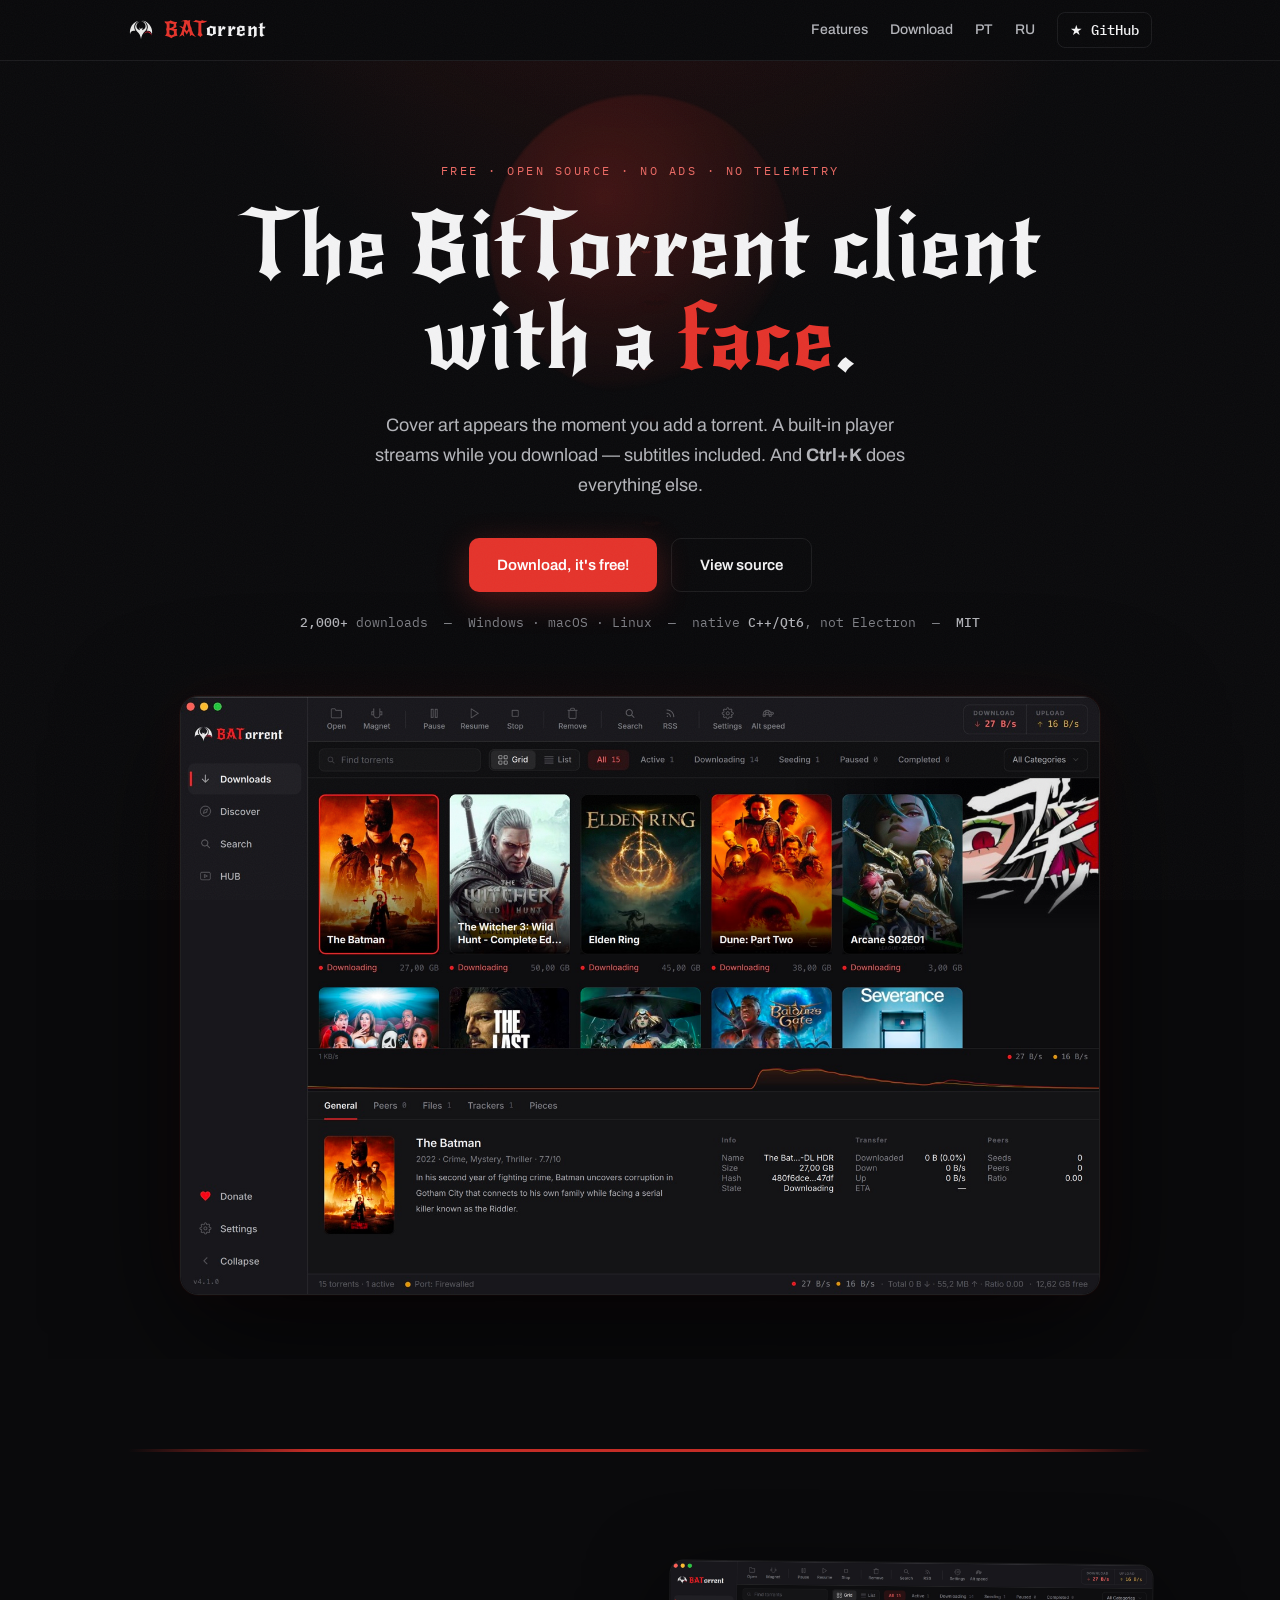
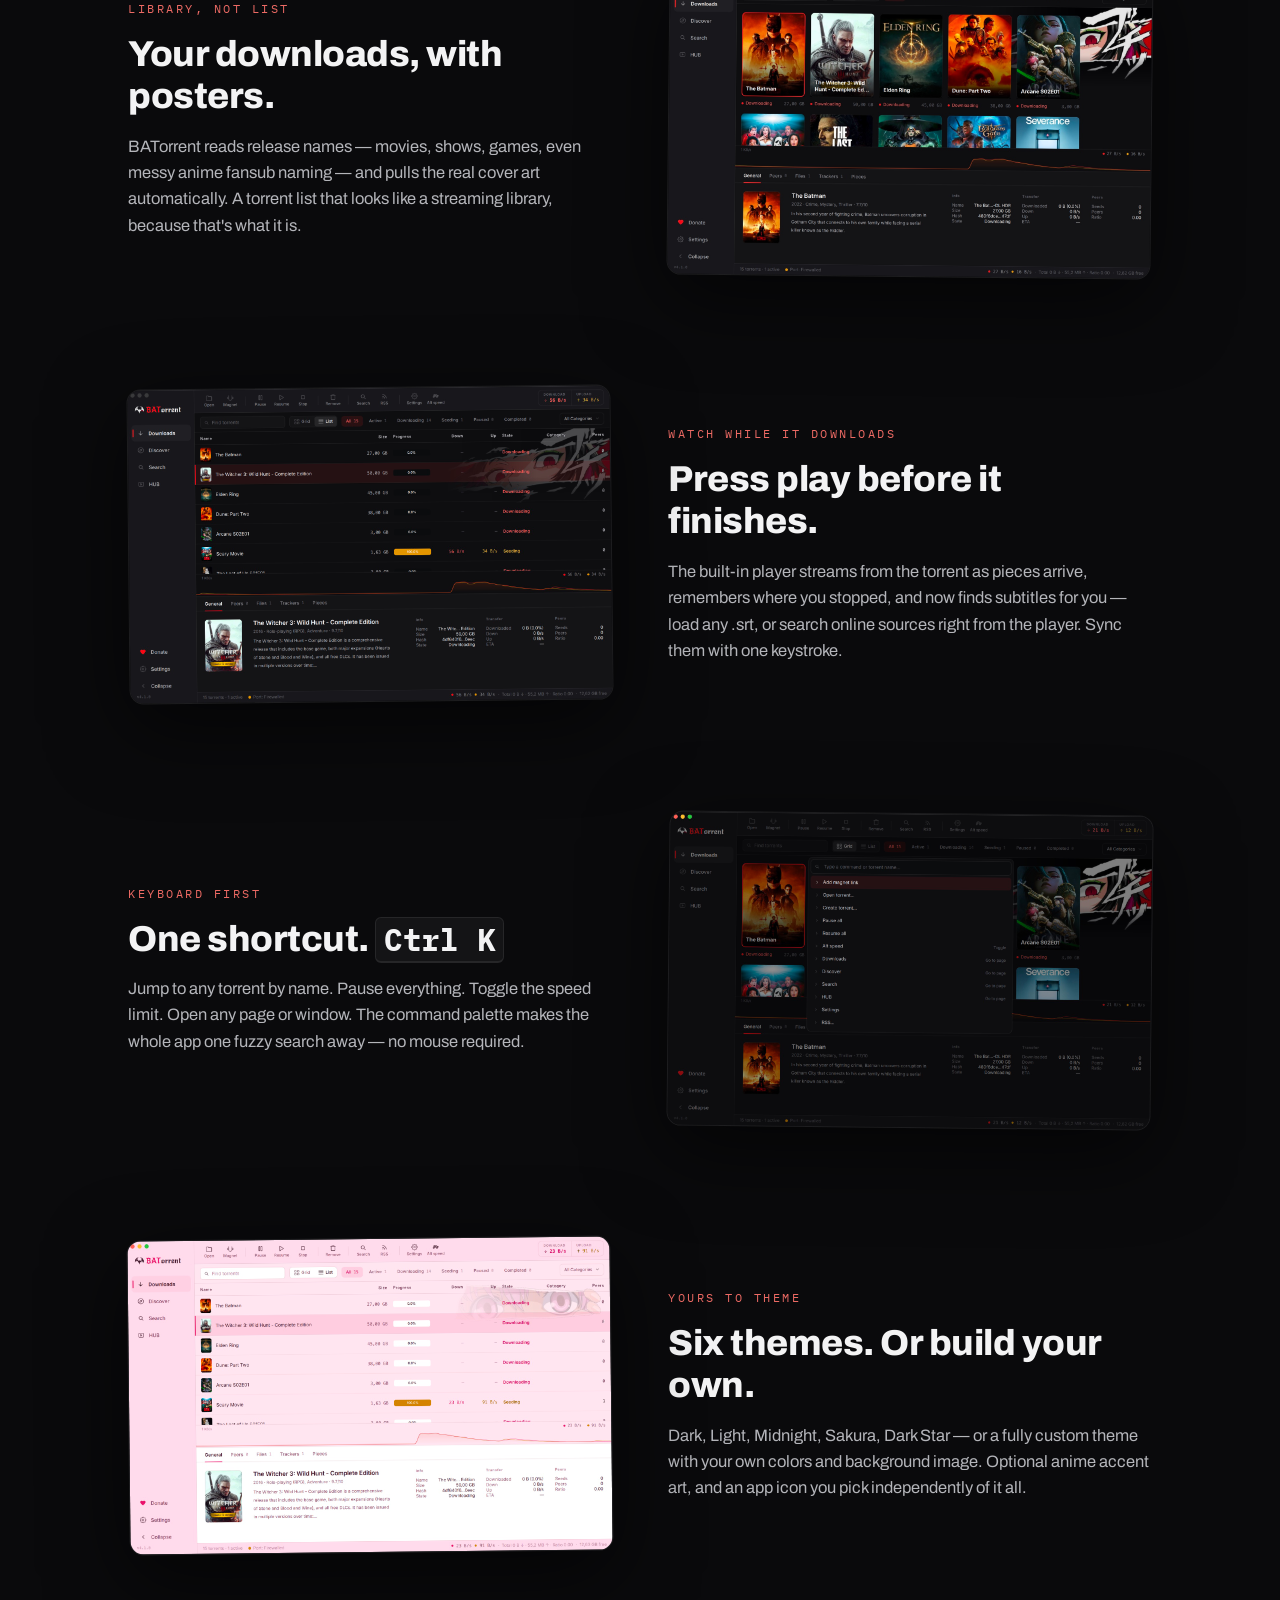
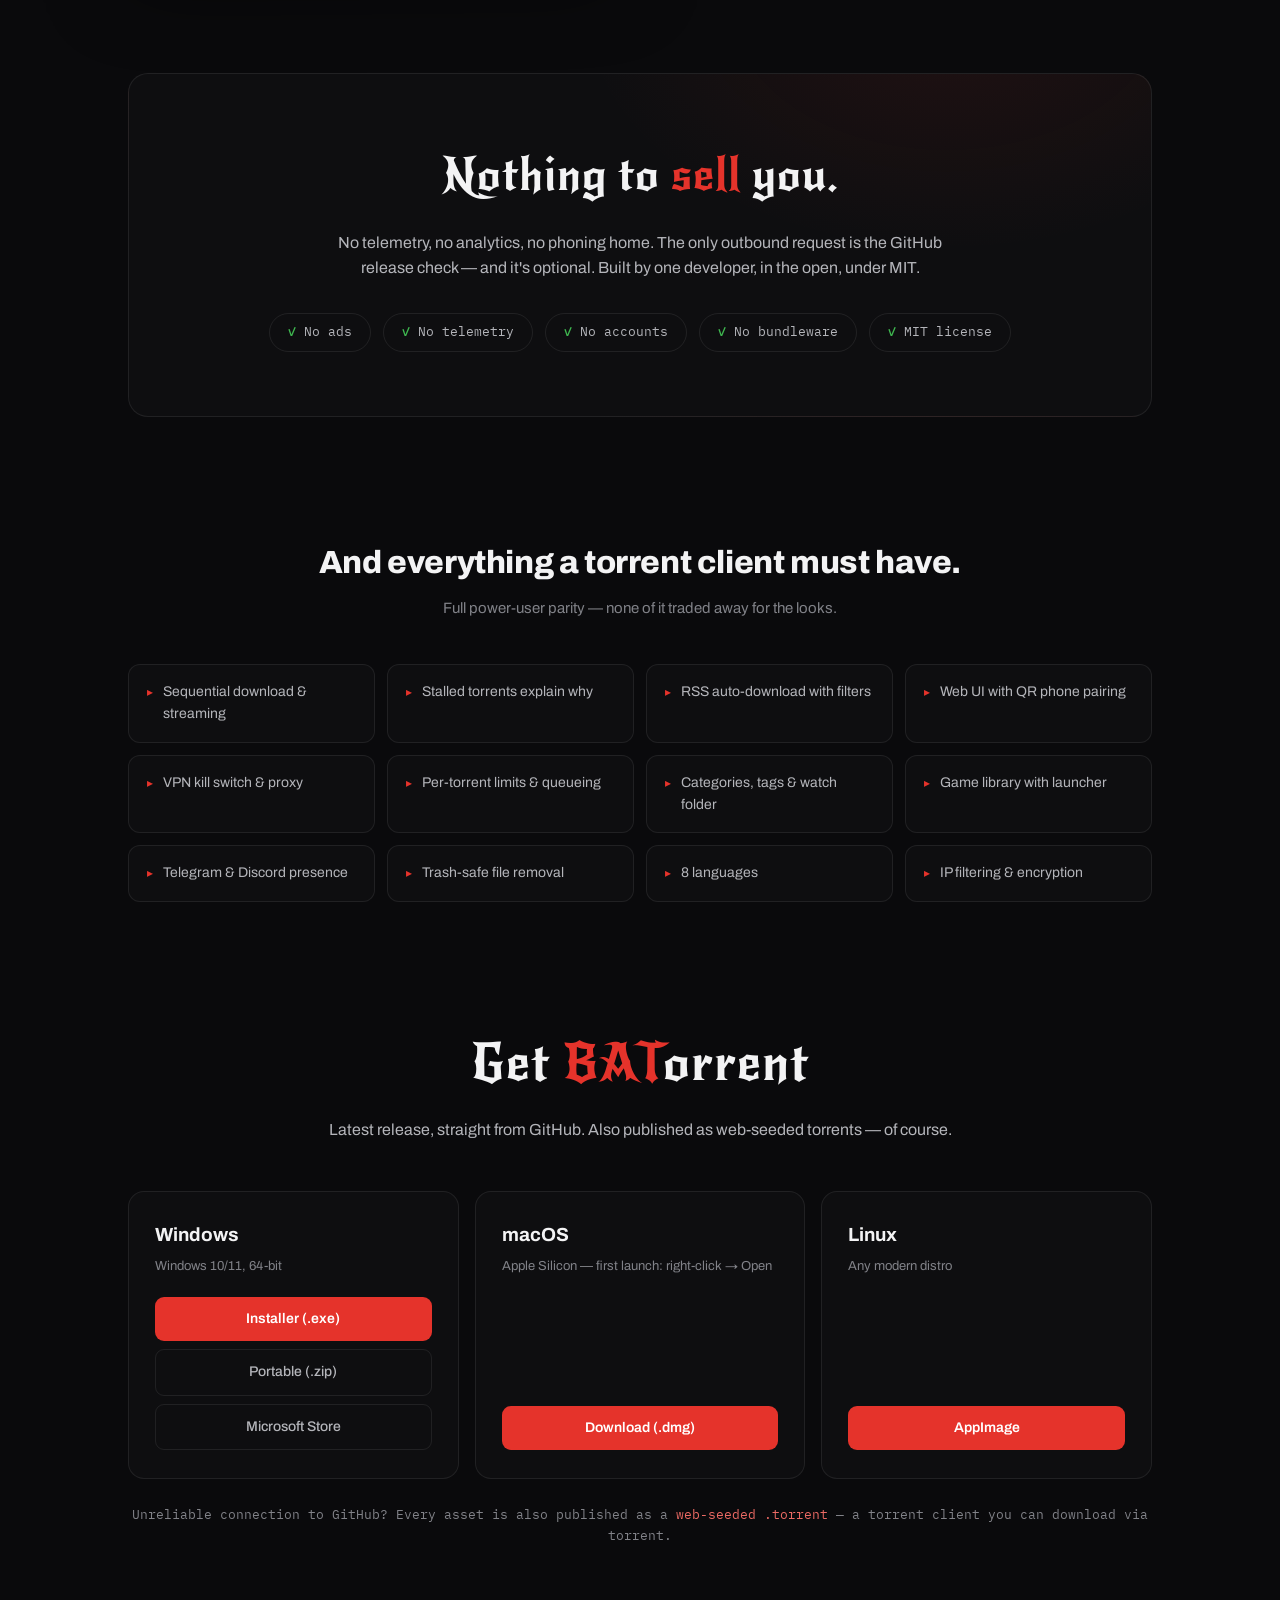
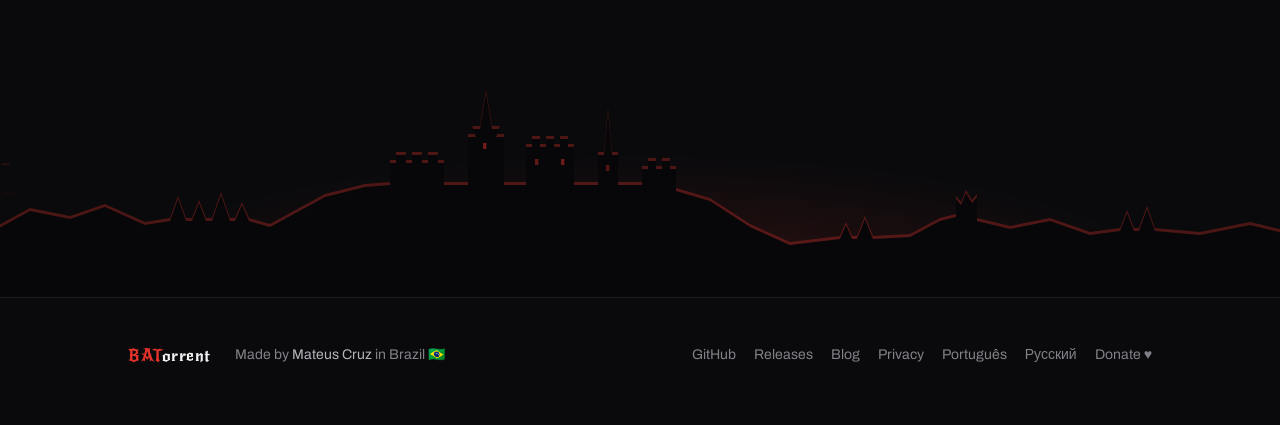
<file: index.html>
<!DOCTYPE html>
<html lang="en">
<head>
<meta charset="UTF-8">
<meta name="viewport" content="width=device-width, initial-scale=1.0">
<script>
(function () {
  // auto-detect language on first visit only; manual choice (lang switcher) wins
  try {
    if (location.pathname.replace(/\/index\.html$/, "/") !== "/") return;
    if (localStorage.getItem("bat_lang")) return;
    var l = (navigator.language || navigator.userLanguage || "").toLowerCase();
    if (l.indexOf("pt") === 0) location.replace("/pt/");
    else if (l.indexOf("ru") === 0) location.replace("/ru/");
  } catch (e) {}
})();
</script>
<title>BATorrent — the BitTorrent client with a face</title>
<meta name="description" content="Free, open-source BitTorrent client with automatic cover art, a built-in player with subtitles, and a command palette. Native C++/Qt6 for Windows, macOS and Linux. No ads, no telemetry, MIT.">
<meta property="og:title" content="BATorrent — the BitTorrent client with a face">
<meta property="og:description" content="Cover art for your downloads, a player that streams while you torrent, Ctrl+K for everything. Open source, no ads, no telemetry.">
<meta property="og:image" content="https://mateuscruz19.github.io/BATorrent/assets/shot-grid.jpg">
<meta property="og:type" content="website">
<meta property="og:url" content="https://batorrent.com/">
<link rel="canonical" href="https://batorrent.com/">
<link rel="alternate" hreflang="en" href="https://batorrent.com/">
<link rel="alternate" hreflang="pt-BR" href="https://batorrent.com/pt/">
<link rel="alternate" hreflang="ru" href="https://batorrent.com/ru/">
<link rel="alternate" hreflang="x-default" href="https://batorrent.com/">
<link rel="icon" type="image/svg+xml" href="assets/logo.svg">
<link rel="preconnect" href="https://fonts.googleapis.com">
<link rel="preconnect" href="https://fonts.gstatic.com" crossorigin>
<link href="https://fonts.googleapis.com/css2?family=New+Rocker&family=Archivo:wght@400;500;600;700;900&family=IBM+Plex+Mono:wght@400;500&display=swap" rel="stylesheet">
<style>
:root {
  --bg: #0a0a0c;
  --bg2: #0e0e10;
  --panel: #141416;
  --hair: rgba(255,255,255,.08);
  --t1: #f3f3f4;
  --t2: #b4b5ba;
  --t3: #818288;
  --red: #e5332b;
  --red-t: #ec6a64;
  --grn: #3fb950;
  --amber: #d99a2b;
  --sans: "Archivo", sans-serif;
  --mono: "IBM Plex Mono", monospace;
  --display: "New Rocker", cursive;
}
* { margin: 0; padding: 0; box-sizing: border-box; }
html { scroll-behavior: smooth; }
body {
  background: var(--bg);
  color: var(--t1);
  font-family: var(--sans);
  font-size: 16px;
  line-height: 1.6;
  overflow-x: hidden;
}
::selection { background: var(--red); color: #fff; }
::-webkit-scrollbar { width: 10px; }
::-webkit-scrollbar-track { background: var(--bg); }
::-webkit-scrollbar-thumb { background: #2a2a2e; border-radius: 5px; }
::-webkit-scrollbar-thumb:hover { background: var(--red); }

/* film grain over everything */
body::after {
  content: "";
  position: fixed; inset: 0;
  pointer-events: none; z-index: 999;
  opacity: .035;
  background-image: url("data:image/svg+xml,%3Csvg xmlns='http://www.w3.org/2000/svg' width='160' height='160'%3E%3Cfilter id='n'%3E%3CfeTurbulence type='fractalNoise' baseFrequency='0.9' numOctaves='2'/%3E%3C/filter%3E%3Crect width='160' height='160' filter='url(%23n)'/%3E%3C/svg%3E");
}

.wrap { max-width: 1080px; margin: 0 auto; padding: 0 28px; }

/* ---------- nav ---------- */
nav {
  position: sticky; top: 0; z-index: 50;
  background: rgba(10,10,12,.78);
  backdrop-filter: blur(14px);
  -webkit-backdrop-filter: blur(14px);
  border-bottom: 1px solid var(--hair);
}
.nav-inner { display: flex; align-items: center; gap: 28px; height: 60px; }
.brand { display: flex; align-items: center; gap: 10px; text-decoration: none; }
.brand img { width: 26px; height: 26px; }
.wordmark { font-family: var(--display); font-size: 21px; letter-spacing: .5px; }
.wordmark b { color: var(--red); font-weight: 400; }
.wordmark span { color: var(--t1); }
.nav-links { display: flex; align-items: center; gap: 22px; margin-left: auto; }
.nav-links a { color: var(--t2); text-decoration: none; font-size: 14px; font-weight: 500; transition: color .15s; }
.nav-links a:hover { color: var(--t1); }
.nav-star {
  display: inline-flex; align-items: center; gap: 7px;
  border: 1px solid var(--hair); border-radius: 8px;
  padding: 6px 12px; font-size: 13px; color: var(--t1) !important;
  font-family: var(--mono);
  transition: border-color .15s, transform .12s;
}
.nav-star:hover { border-color: var(--red); }
.nav-star:active { transform: scale(.97); }

/* ---------- hero ---------- */
header {
  position: relative;
  padding: 96px 0 64px;
  text-align: center;
  overflow: hidden;
}
header::before {
  content: "";
  position: absolute; inset: -40% -20% auto;
  height: 130%;
  background:
    radial-gradient(42% 55% at 50% 8%, rgba(229,51,43,.16), transparent 70%),
    radial-gradient(70% 60% at 50% 0%, rgba(229,51,43,.07), transparent 60%);
  pointer-events: none;
}
.hero-eyebrow {
  display: inline-block;
  font-family: var(--mono); font-size: 12px; letter-spacing: 2.5px;
  color: var(--red-t); text-transform: uppercase;
  margin-bottom: 22px;
}
h1 {
  font-family: var(--display);
  font-weight: 400;
  font-size: clamp(46px, 8.5vw, 88px);
  line-height: 1.04;
  letter-spacing: 1px;
}
h1 .accent { color: var(--red); }
.hero-sub {
  max-width: 560px; margin: 26px auto 0;
  color: var(--t2); font-size: 18px; line-height: 1.65;
}
.hero-ctas { display: flex; gap: 14px; justify-content: center; margin-top: 38px; flex-wrap: wrap; }
.btn {
  display: inline-flex; align-items: center; gap: 9px;
  padding: 14px 28px; border-radius: 10px;
  font-size: 15px; font-weight: 600; text-decoration: none;
  transition: transform .12s ease-out, background .15s, border-color .15s, box-shadow .2s;
}
.btn:active { transform: scale(.97); }
.btn-red {
  background: var(--red); color: #fff;
  box-shadow: 0 8px 32px rgba(229,51,43,.28);
}
.btn-red:hover { background: #c01f18; box-shadow: 0 10px 40px rgba(229,51,43,.4); }
.btn-ghost { border: 1px solid var(--hair); color: var(--t1); }
.btn-ghost:hover { border-color: rgba(255,255,255,.25); }
.hero-meta {
  margin-top: 20px; font-family: var(--mono); font-size: 12.5px; color: var(--t3);
}
.hero-meta b { color: var(--t2); font-weight: 500; }

/* hero demo video */
.demo {
  position: relative;
  margin: 64px auto 0;
  max-width: 920px;
  border-radius: 18px;
  overflow: hidden;
  border: 1px solid rgba(255,255,255,.09);
  box-shadow:
    0 40px 120px rgba(0,0,0,.7),
    0 0 0 1px rgba(229,51,43,.06),
    0 -2px 60px rgba(229,51,43,.06);
}
.demo video { display: block; width: 100%; height: auto; }

/* ---------- red rule (the brand divider) ---------- */
.rule { height: 3px; background: linear-gradient(90deg, transparent, var(--red) 18%, var(--red) 82%, transparent); opacity: .85; margin: 90px 0; border: 0; }

/* ---------- feature rows ---------- */
.feature {
  display: grid;
  grid-template-columns: 1fr 1fr;
  gap: 56px;
  align-items: center;
  margin: 110px 0;
}
.feature:nth-of-type(even) .f-copy { order: 2; }
.f-eyebrow {
  font-family: var(--mono); font-size: 11.5px; letter-spacing: 2.5px;
  text-transform: uppercase; color: var(--red-t); margin-bottom: 14px;
}
.f-copy h2 {
  font-size: clamp(26px, 3.4vw, 36px);
  font-weight: 800; line-height: 1.18; letter-spacing: -.5px;
  margin-bottom: 16px;
}
.f-copy p { color: var(--t2); font-size: 16.5px; }
.f-copy .kbd {
  font-family: var(--mono); font-size: .85em;
  background: var(--panel); border: 1px solid var(--hair);
  border-bottom-width: 2px; border-radius: 6px; padding: 2px 8px;
  color: var(--t1); white-space: nowrap;
}
.f-shot {
  border-radius: 14px; overflow: hidden;
  border: 1px solid rgba(255,255,255,.08);
  box-shadow: 0 24px 80px rgba(0,0,0,.6);
  transform: rotate(var(--tilt, 0deg));
  transition: transform .35s cubic-bezier(.23,1,.32,1);
}
.feature:nth-of-type(odd) .f-shot { --tilt: .6deg; }
.feature:nth-of-type(even) .f-shot { --tilt: -.6deg; }
.f-shot:hover { transform: rotate(0deg) translateY(-4px); }
.f-shot img { display: block; width: 100%; height: auto; }

/* ---------- trust band ---------- */
.trust {
  margin: 120px 0;
  border: 1px solid var(--hair);
  border-radius: 20px;
  background:
    radial-gradient(60% 120% at 80% -20%, rgba(229,51,43,.09), transparent 60%),
    var(--bg2);
  padding: 64px 48px;
  text-align: center;
  position: relative;
  overflow: hidden;
}
.trust h2 {
  font-family: var(--display); font-weight: 400;
  font-size: clamp(30px, 4.6vw, 46px); letter-spacing: 1px;
}
.trust h2 .accent { color: var(--red); }
.trust p { max-width: 620px; margin: 18px auto 0; color: var(--t2); }
.trust-chips { display: flex; gap: 12px; justify-content: center; flex-wrap: wrap; margin-top: 32px; }
.chip {
  font-family: var(--mono); font-size: 13px;
  border: 1px solid var(--hair); border-radius: 999px;
  padding: 8px 18px; color: var(--t2);
}
.chip b { color: var(--grn); font-weight: 500; }

/* ---------- everything grid ---------- */
.everything { margin: 110px 0; }
.everything h2 { text-align: center; font-size: clamp(24px,3vw,32px); font-weight: 800; letter-spacing: -.4px; }
.everything .sub { text-align: center; color: var(--t3); margin-top: 8px; font-size: 15px; }
.e-grid {
  margin-top: 44px;
  display: grid; grid-template-columns: repeat(auto-fill, minmax(230px, 1fr)); gap: 12px;
}
.e-item {
  border: 1px solid var(--hair); border-radius: 12px;
  background: var(--bg2);
  padding: 16px 18px;
  font-size: 14px; color: var(--t2);
  display: flex; gap: 10px; align-items: baseline;
  transition: border-color .15s, transform .15s ease-out;
}
.e-item:hover { border-color: rgba(229,51,43,.4); transform: translateY(-2px); }
.e-item::before { content: "▸"; color: var(--red); font-size: 12px; }

/* ---------- download ---------- */
#download { margin: 120px 0 40px; }
#download h2 {
  text-align: center; font-family: var(--display); font-weight: 400;
  font-size: clamp(32px, 5vw, 52px); letter-spacing: 1px;
}
#download .sub { text-align: center; color: var(--t2); margin-top: 12px; }
.dl-grid {
  margin-top: 48px;
  display: grid; grid-template-columns: repeat(auto-fit, minmax(240px, 1fr)); gap: 16px;
}
.dl-card {
  border: 1px solid var(--hair); border-radius: 16px;
  background: var(--bg2);
  padding: 28px 26px;
  display: flex; flex-direction: column; gap: 6px;
  transition: border-color .2s, transform .15s ease-out;
}
.dl-card:hover { border-color: rgba(229,51,43,.45); transform: translateY(-3px); }
.dl-os { font-size: 19px; font-weight: 700; }
.dl-note { font-size: 13px; color: var(--t3); margin-bottom: 14px; }
.dl-links { display: flex; flex-direction: column; gap: 8px; margin-top: auto; }
.dl-links a {
  display: block; text-align: center;
  padding: 11px 12px; border-radius: 9px;
  text-decoration: none; font-size: 14px; font-weight: 600;
  background: var(--red); color: #fff;
  transition: background .15s, transform .12s;
}
.dl-links a:active { transform: scale(.98); }
.dl-links a:hover { background: #c01f18; }
.dl-links a.alt { background: transparent; border: 1px solid var(--hair); color: var(--t2); font-weight: 500; }
.dl-links a.alt:hover { border-color: rgba(255,255,255,.25); color: var(--t1); background: transparent; }
.torrent-note {
  margin-top: 26px; text-align: center;
  font-family: var(--mono); font-size: 13px; color: var(--t3);
}
.torrent-note a { color: var(--red-t); text-decoration: none; }
.torrent-note a:hover { text-decoration: underline; }

/* ---------- footer ---------- */
footer {
  border-top: 1px solid var(--hair);
  margin-top: 90px;
  padding: 44px 0 56px;
  color: var(--t3); font-size: 14px;
}
.foot-inner { display: flex; align-items: center; gap: 24px; flex-wrap: wrap; }
.foot-inner .wordmark { font-size: 17px; }
.foot-links { display: flex; gap: 18px; margin-left: auto; flex-wrap: wrap; }
.foot-links a { color: var(--t3); text-decoration: none; transition: color .15s; }
.foot-links a:hover { color: var(--t1); }

/* ---------- reveal on scroll ---------- */
.reveal { opacity: 0; transform: translateY(22px); transition: opacity .7s cubic-bezier(.23,1,.32,1), transform .7s cubic-bezier(.23,1,.32,1); }
.reveal.in { opacity: 1; transform: none; }

/* hero load stagger */
.stagger > * { opacity: 0; transform: translateY(16px); animation: rise .8s cubic-bezier(.23,1,.32,1) forwards; }
.stagger > *:nth-child(1) { animation-delay: .05s; }
.stagger > *:nth-child(2) { animation-delay: .15s; }
.stagger > *:nth-child(3) { animation-delay: .25s; }
.stagger > *:nth-child(4) { animation-delay: .35s; }
.stagger > *:nth-child(5) { animation-delay: .45s; }
.stagger > *:nth-child(6) { animation-delay: .6s; }
@keyframes rise { to { opacity: 1; transform: none; } }

@media (max-width: 760px) {
  .feature { grid-template-columns: 1fr; gap: 28px; margin: 70px 0; }
  .feature:nth-of-type(even) .f-copy { order: 0; }
  .trust { padding: 44px 24px; }
  .nav-links a:not(.nav-star) { display: none; }
}
/* ---------- blood moon ---------- */
.moon {
  position: absolute;
  top: 34px; left: 50%;
  width: 300px; height: 300px;
  transform: translateX(-50%);
  border-radius: 50%;
  background: radial-gradient(circle at 38% 34%,
    rgba(229,51,43,.22),
    rgba(229,51,43,.10) 45%,
    rgba(229,51,43,.035) 68%,
    transparent 72%);
  filter: blur(1px);
  pointer-events: none;
}

/* ---------- bats ---------- */
.bat {
  position: absolute;
  pointer-events: none;
  opacity: var(--o, .35);
  animation: fly var(--t, 46s) linear infinite;
  animation-delay: var(--d, 0s);
  z-index: 1;
}
.bat svg {
  display: block;
  width: var(--s, 26px); height: auto;
  fill: #1c0d0d;
  filter: drop-shadow(0 0 6px rgba(229,51,43,.12));
  animation: flap var(--f, .32s) ease-in-out infinite alternate;
  transform-origin: 50% 30%;
}
.bat.red svg { fill: rgba(229,51,43,.5); }
@keyframes fly {
  0%   { transform: translate(-6vw,   0)    rotate(4deg); }
  25%  { transform: translate(24vw, -3.2vw) rotate(-3deg); }
  50%  { transform: translate(54vw,  1.6vw) rotate(5deg); }
  75%  { transform: translate(82vw, -2.4vw) rotate(-4deg); }
  100% { transform: translate(108vw, .8vw)  rotate(3deg); }
}
@keyframes flap {
  from { transform: scaleY(1)   scaleX(1); }
  to   { transform: scaleY(.62) scaleX(1.06); }
}

/* ---------- carpathian crest (castle ridge before footer) ---------- */
.crest {
  position: relative;
  margin-top: 110px;
  height: 240px;
  overflow: hidden;
}
.crest::before {
  content: "";
  position: absolute; inset: 0;
  background:
    radial-gradient(60% 90% at 50% 108%, rgba(229,51,43,.20), rgba(229,51,43,.05) 55%, transparent 75%);
  pointer-events: none;
}
.crest svg.ridge {
  position: absolute; left: 50%; bottom: -2px;
  transform: translateX(-50%);
  width: max(1440px, 100vw); height: auto;
  display: block;
}
.crest .bat { bottom: 120px; animation-duration: var(--t, 60s); }

@media (prefers-reduced-motion: reduce) {
  .reveal, .stagger > * { opacity: 1 !important; transform: none !important; animation: none !important; transition: none !important; }
  .bat { animation: none !important; left: var(--rx, 50%); top: var(--ry, 30%); }
  .bat svg { animation: none !important; }
}
</style>
</head>
<body>

<nav>
  <div class="wrap nav-inner">
    <a class="brand" href="#">
      <img src="assets/logo.svg" alt="">
      <span class="wordmark"><b>BAT</b><span>orrent</span></span>
    </a>
    <div class="nav-links">
      <a href="#features">Features</a>
      <a href="#download">Download</a>
      <a href="pt/" title="Português">PT</a>
      <a href="ru/" title="Русский">RU</a>
      <a class="nav-star" href="https://github.com/Mateuscruz19/BATorrent" target="_blank" rel="noopener">
        ★ GitHub
      </a>
    </div>
  </div>
</nav>

<svg width="0" height="0" style="position:absolute" aria-hidden="true">
  <defs>
    <symbol id="bat" viewBox="0 0 100 44">
      <path d="M50 26
        C46 19 41 22 38 28 C36 19 29 20 25 26 C23 14 12 12 3 17
        C14 4 34 3 44 13 C45.5 9 46.5 8.5 47.5 4 L50 9 L52.5 4
        C53.5 8.5 54.5 9 56 13 C66 3 86 4 97 17 C88 12 77 14 75 26
        C71 20 64 19 62 28 C59 22 54 19 50 26 Z"/>
    </symbol>
  </defs>
</svg>

<header>
  <!-- night sky: blood moon + a slow colony crossing the hero -->
  <div class="moon" aria-hidden="true"></div>
  <span class="bat" style="--s:30px; --t:52s; --d:-6s;  --o:.5;  --f:.30s; top:13%;" aria-hidden="true"><svg><use href="#bat"/></svg></span>
  <span class="bat" style="--s:18px; --t:64s; --d:-30s; --o:.34; --f:.26s; top:22%;" aria-hidden="true"><svg><use href="#bat"/></svg></span>
  <span class="bat red" style="--s:13px; --t:74s; --d:-48s; --o:.30; --f:.22s; top:9%;" aria-hidden="true"><svg><use href="#bat"/></svg></span>
  <span class="bat" style="--s:23px; --t:58s; --d:-18s; --o:.4;  --f:.34s; top:30%;" aria-hidden="true"><svg><use href="#bat"/></svg></span>
  <span class="bat red" style="--s:10px; --t:80s; --d:-64s; --o:.26; --f:.20s; top:18%;" aria-hidden="true"><svg><use href="#bat"/></svg></span>
  <div class="wrap stagger">
    <div class="hero-eyebrow">Free · Open source · No ads · No telemetry</div>
    <h1>The BitTorrent client<br>with a <span class="accent">face</span>.</h1>
    <p class="hero-sub">
      Cover art appears the moment you add a torrent. A built-in player streams while you
      download — subtitles included. And <b>Ctrl+K</b> does everything else.
    </p>
    <div class="hero-ctas">
      <a class="btn btn-red" href="#download">Download, it's free!</a>
      <a class="btn btn-ghost" href="https://github.com/Mateuscruz19/BATorrent" target="_blank" rel="noopener">View source</a>
    </div>
    <div class="hero-meta"><b id="dl">2,000+</b> downloads &nbsp;—&nbsp; Windows · macOS · Linux &nbsp;—&nbsp; native <b>C++/Qt6</b>, not Electron &nbsp;—&nbsp; <b>MIT</b></div>
    <div class="demo">
      <video src="assets/demo.mp4" autoplay loop muted playsinline poster="assets/shot-grid.jpg"></video>
    </div>
  </div>
</header>

<div class="wrap">
  <hr class="rule">

  <section id="features">
    <div class="feature reveal">
      <div class="f-copy">
        <div class="f-eyebrow">Library, not list</div>
        <h2>Your downloads, with posters.</h2>
        <p>BATorrent reads release names — movies, shows, games, even messy anime fansub naming — and pulls the real cover art automatically. A torrent list that looks like a streaming library, because that's what it is.</p>
      </div>
      <div class="f-shot"><img src="assets/shot-grid.jpg" alt="Cover-art grid view" loading="lazy"></div>
    </div>

    <div class="feature reveal">
      <div class="f-copy">
        <div class="f-eyebrow">Watch while it downloads</div>
        <h2>Press play before it finishes.</h2>
        <p>The built-in player streams from the torrent as pieces arrive, remembers where you stopped, and now finds subtitles for you — load any .srt, or search online sources right from the player. Sync them with one keystroke.</p>
      </div>
      <div class="f-shot"><img src="assets/shot-list.jpg" alt="List view with semantic state colors" loading="lazy"></div>
    </div>

    <div class="feature reveal">
      <div class="f-copy">
        <div class="f-eyebrow">Keyboard first</div>
        <h2>One shortcut. <span class="kbd">Ctrl K</span></h2>
        <p>Jump to any torrent by name. Pause everything. Toggle the speed limit. Open any page or window. The command palette makes the whole app one fuzzy search away — no mouse required.</p>
      </div>
      <div class="f-shot"><img src="assets/shot-palette.jpg" alt="Command palette" loading="lazy"></div>
    </div>

    <div class="feature reveal">
      <div class="f-copy">
        <div class="f-eyebrow">Yours to theme</div>
        <h2>Six themes. Or build your own.</h2>
        <p>Dark, Light, Midnight, Sakura, Dark Star — or a fully custom theme with your own colors and background image. Optional anime accent art, and an app icon you pick independently of it all.</p>
      </div>
      <div class="f-shot"><img src="assets/shot-theme.jpg" alt="Sakura theme" loading="lazy"></div>
    </div>
  </section>

  <section class="trust reveal">
    <h2>Nothing to <span class="accent">sell</span> you.</h2>
    <p>No telemetry, no analytics, no phoning home. The only outbound request is the GitHub release check — and it's optional. Built by one developer, in the open, under MIT.</p>
    <div class="trust-chips">
      <span class="chip"><b>✓</b> No ads</span>
      <span class="chip"><b>✓</b> No telemetry</span>
      <span class="chip"><b>✓</b> No accounts</span>
      <span class="chip"><b>✓</b> No bundleware</span>
      <span class="chip"><b>✓</b> MIT license</span>
    </div>
  </section>

  <section class="everything reveal">
    <h2>And everything a torrent client must have.</h2>
    <p class="sub">Full power-user parity — none of it traded away for the looks.</p>
    <div class="e-grid">
      <div class="e-item">Sequential download &amp; streaming</div>
      <div class="e-item">Stalled torrents explain why</div>
      <div class="e-item">RSS auto-download with filters</div>
      <div class="e-item">Web UI with QR phone pairing</div>
      <div class="e-item">VPN kill switch &amp; proxy</div>
      <div class="e-item">Per-torrent limits &amp; queueing</div>
      <div class="e-item">Categories, tags &amp; watch folder</div>
      <div class="e-item">Game library with launcher</div>
      <div class="e-item">Telegram &amp; Discord presence</div>
      <div class="e-item">Trash-safe file removal</div>
      <div class="e-item">8 languages</div>
      <div class="e-item">IP filtering &amp; encryption</div>
    </div>
  </section>

  <section id="download">
    <h2>Get <span style="color:var(--red)">BAT</span>orrent</h2>
    <p class="sub">Latest release, straight from GitHub. Also published as web-seeded torrents — of course.</p>
    <div class="dl-grid">
      <div class="dl-card reveal">
        <div class="dl-os">Windows</div>
        <div class="dl-note">Windows 10/11, 64-bit</div>
        <div class="dl-links">
          <a href="https://github.com/Mateuscruz19/BATorrent/releases/latest/download/BATorrent-setup-x86_64.exe">Installer (.exe)</a>
          <a class="alt" href="https://github.com/Mateuscruz19/BATorrent/releases/latest/download/BATorrent-windows-x86_64-portable.zip">Portable (.zip)</a>
          <a class="alt" href="https://apps.microsoft.com/search?query=BATorrent" target="_blank" rel="noopener">Microsoft Store</a>
        </div>
      </div>
      <div class="dl-card reveal">
        <div class="dl-os">macOS</div>
        <div class="dl-note">Apple Silicon — first launch: right-click → Open</div>
        <div class="dl-links">
          <a href="https://github.com/Mateuscruz19/BATorrent/releases/latest/download/BATorrent-macos-arm64.dmg">Download (.dmg)</a>
        </div>
      </div>
      <div class="dl-card reveal">
        <div class="dl-os">Linux</div>
        <div class="dl-note">Any modern distro</div>
        <div class="dl-links">
          <a href="https://github.com/Mateuscruz19/BATorrent/releases/latest/download/BATorrent-linux-x86_64.AppImage">AppImage</a>
        </div>
      </div>
    </div>
    <p class="torrent-note">
      Unreliable connection to GitHub? Every asset is also published as a
      <a href="https://github.com/Mateuscruz19/BATorrent/releases/latest" target="_blank" rel="noopener">web-seeded .torrent</a>
      — a torrent client you can download via torrent.
    </p>
  </section>
</div>

<!-- carpathian crest: the ridge home of the colony -->
<div class="crest" aria-hidden="true">
  <span class="bat" style="--s:16px; --t:70s; --d:-12s; --o:.45; --f:.28s; top:26%;"><svg><use href="#bat"/></svg></span>
  <span class="bat red" style="--s:11px; --t:84s; --d:-50s; --o:.3; --f:.24s; top:14%;"><svg><use href="#bat"/></svg></span>
  <svg class="ridge" viewBox="0 0 1440 240" preserveAspectRatio="xMidYMax meet">
    <defs>
      <path id="skyline" d="M0 240 L0 178
        L40 168 L70 174 L110 152 L150 160 L185 148 L225 166
        L250 162 l8 -22 8 22 l6 0 l7 -18 7 18 l6 0 l9 -26 9 26 l5 0 l7 -16 7 16
        L350 168 L405 138 L445 128
        L470 126 L470 104 L476 104 L476 96 L486 96 L486 104 L492 104 L492 96 L502 96 L502 104 L508 104 L508 96 L518 96 L518 104 L524 104 L524 126
        L548 126 L548 78 L556 78 L552 70 L560 70 L566 34 L572 70 L580 70 L576 78 L584 78 L584 126
        L606 126 L606 88 L612 88 L612 80 L620 80 L620 88 L626 88 L626 80 L634 80 L634 88 L640 88 L640 80 L648 80 L648 88 L654 88 L654 126
        L678 126 L678 96 L684 96 L688 52 L692 96 L698 96 L698 126
        L722 126 L722 110 L728 110 L728 102 L736 102 L736 110 L742 110 L742 102 L750 102 L750 110 L756 110 L756 132
        L790 142 L830 168 L870 186
        L920 180 l6 -14 6 14 l5 0 l8 -20 8 20
        L990 178 L1020 162 L1036 158 L1036 140 L1041 146 L1046 134 L1052 144 L1057 138 L1057 162
        L1090 170 L1130 162 L1170 176
        L1200 172 l7 -18 7 18 l5 0 l8 -22 8 22
        L1280 176 L1330 166 L1380 178 L1440 172 L1440 240 Z"/>
    </defs>
    <use href="#skyline" fill="rgba(229,51,43,.30)" transform="translate(0,-3)"/>
    <use href="#skyline" fill="#070709"/>
    <!-- lit windows in the keep -->
    <g fill="#e5332b">
      <rect x="563" y="84" width="3.4" height="6" opacity=".85">
        <animate attributeName="opacity" values=".85;.4;.85" dur="6s" repeatCount="indefinite"/>
      </rect>
      <rect x="615" y="100" width="3.4" height="6" opacity=".6">
        <animate attributeName="opacity" values=".6;.25;.6" dur="8.5s" repeatCount="indefinite"/>
      </rect>
      <rect x="641" y="100" width="3.4" height="6" opacity=".7">
        <animate attributeName="opacity" values=".7;.35;.7" dur="7.2s" repeatCount="indefinite"/>
      </rect>
      <rect x="686" y="106" width="3.4" height="6" opacity=".5">
        <animate attributeName="opacity" values=".5;.2;.5" dur="9.4s" repeatCount="indefinite"/>
      </rect>
    </g>
  </svg>
</div>

<footer style="margin-top:0">
  <div class="wrap foot-inner">
    <span class="wordmark"><b>BAT</b><span>orrent</span></span>
    <span>Made by <a href="https://github.com/Mateuscruz19" style="color:var(--t2);text-decoration:none">Mateus Cruz</a> in Brazil 🇧🇷</span>
    <div class="foot-links">
      <a href="https://github.com/Mateuscruz19/BATorrent">GitHub</a>
      <a href="https://github.com/Mateuscruz19/BATorrent/releases">Releases</a>
      <a href="blog/">Blog</a>
      <a href="https://github.com/Mateuscruz19/BATorrent/blob/main/PRIVACY.md">Privacy</a>
      <a href="https://github.com/Mateuscruz19/BATorrent/blob/main/README.pt-BR.md">Português</a>
      <a href="https://github.com/Mateuscruz19/BATorrent/blob/main/README.ru.md">Русский</a>
      <a href="https://github.com/sponsors/Mateuscruz19">Donate ♥</a>
    </div>
  </div>
</footer>

<script>
// live download count across releases (graceful static fallback if rate-limited)
fetch("https://api.github.com/repos/Mateuscruz19/BATorrent/releases?per_page=100")
  .then(r => r.json())
  .then(rs => {
    if (!Array.isArray(rs)) return;
    const n = rs.reduce((a, rel) => a + rel.assets.reduce((b, x) => b + (x.download_count || 0), 0), 0);
    if (n > 0) document.getElementById("dl").textContent = n.toLocaleString("en-US") + "+";
  })
  .catch(() => {});

// scroll reveals
const io = new IntersectionObserver(es => es.forEach(e => {
  if (e.isIntersecting) { e.target.classList.add("in"); io.unobserve(e.target); }
}), { threshold: 0.12 });
document.querySelectorAll(".reveal").forEach(el => io.observe(el));
</script>
<script>
document.addEventListener("DOMContentLoaded", function () {
  document.querySelectorAll(".nav-links a[href]").forEach(function (a) {
    var h = a.getAttribute("href");
    if (h === "../" || h === "pt/" || h === "ru/" || h === "../pt/" || h === "../ru/" || h === "../" )
      a.addEventListener("click", function () {
        try {
          localStorage.setItem("bat_lang",
            h.indexOf("pt") >= 0 ? "pt" : h.indexOf("ru") >= 0 ? "ru" : "en");
        } catch (e) {}
      });
  });
});
</script>
</body>
</html>
</file>
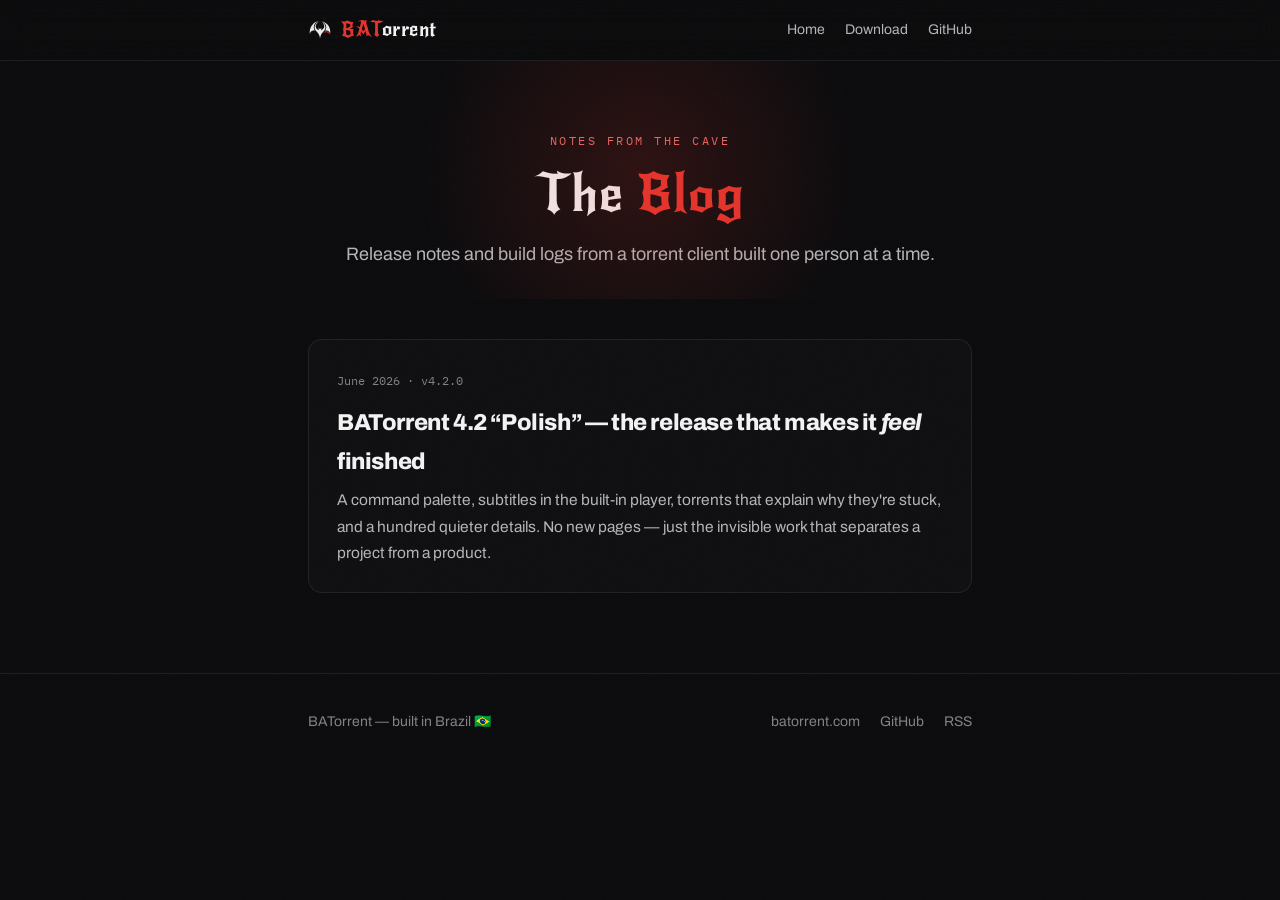
<file: blog/index.html>
<!DOCTYPE html>
<html lang="en">
<head>
<meta charset="UTF-8">
<meta name="viewport" content="width=device-width, initial-scale=1.0">
<title>Blog — BATorrent</title>
<meta name="description" content="Release notes, build logs and notes from BATorrent — the open-source BitTorrent client with a media-hub UI.">
<link rel="canonical" href="https://batorrent.com/blog/">
<meta property="og:title" content="BATorrent — Blog">
<meta property="og:description" content="Release notes and build notes from a solo-built, open-source BitTorrent client.">
<meta property="og:image" content="https://batorrent.com/assets/shot-grid.jpg">
<link rel="icon" type="image/svg+xml" href="../assets/logo.svg">
<link rel="alternate" type="application/rss+xml" title="BATorrent Blog" href="https://batorrent.com/blog/feed.xml">
<link rel="preconnect" href="https://fonts.googleapis.com">
<link rel="preconnect" href="https://fonts.gstatic.com" crossorigin>
<link href="https://fonts.googleapis.com/css2?family=New+Rocker&family=Archivo:wght@400;500;600;700;800;900&family=IBM+Plex+Mono:wght@400;500&display=swap" rel="stylesheet">
<link rel="stylesheet" href="style.css">
</head>
<body>

<nav>
  <div class="nav-inner">
    <a class="brand" href="../"><img src="../assets/logo.svg" alt=""><span class="wordmark"><b>BAT</b><span>orrent</span></span></a>
    <div class="nav-links">
      <a class="home" href="../">Home</a>
      <a href="../#download">Download</a>
      <a href="https://github.com/BATorrent-app/BATorrent">GitHub</a>
    </div>
  </div>
</nav>

<header class="blog-hero">
  <div class="wrap">
    <div class="eyebrow">Notes from the cave</div>
    <h1>The <span class="accent">Blog</span></h1>
    <p class="lede">Release notes and build logs from a torrent client built one person at a time.</p>
  </div>
</header>

<main class="wrap">
  <div class="posts">
    <a class="post-card" href="batorrent-4-2-polish/">
      <span class="date">June 2026 · v4.2.0</span>
      <h2>BATorrent 4.2 “Polish” — the release that makes it <em>feel</em> finished</h2>
      <p>A command palette, subtitles in the built-in player, torrents that explain why they're stuck, and a hundred quieter details. No new pages — just the invisible work that separates a project from a product.</p>
    </a>
  </div>
</main>

<footer>
  <div class="foot-inner">
    <span>BATorrent — built in Brazil 🇧🇷</span>
    <a class="sep" href="../">batorrent.com</a>
    <a href="https://github.com/BATorrent-app/BATorrent">GitHub</a>
    <a href="feed.xml">RSS</a>
  </div>
</footer>

</body>
</html>
</file>
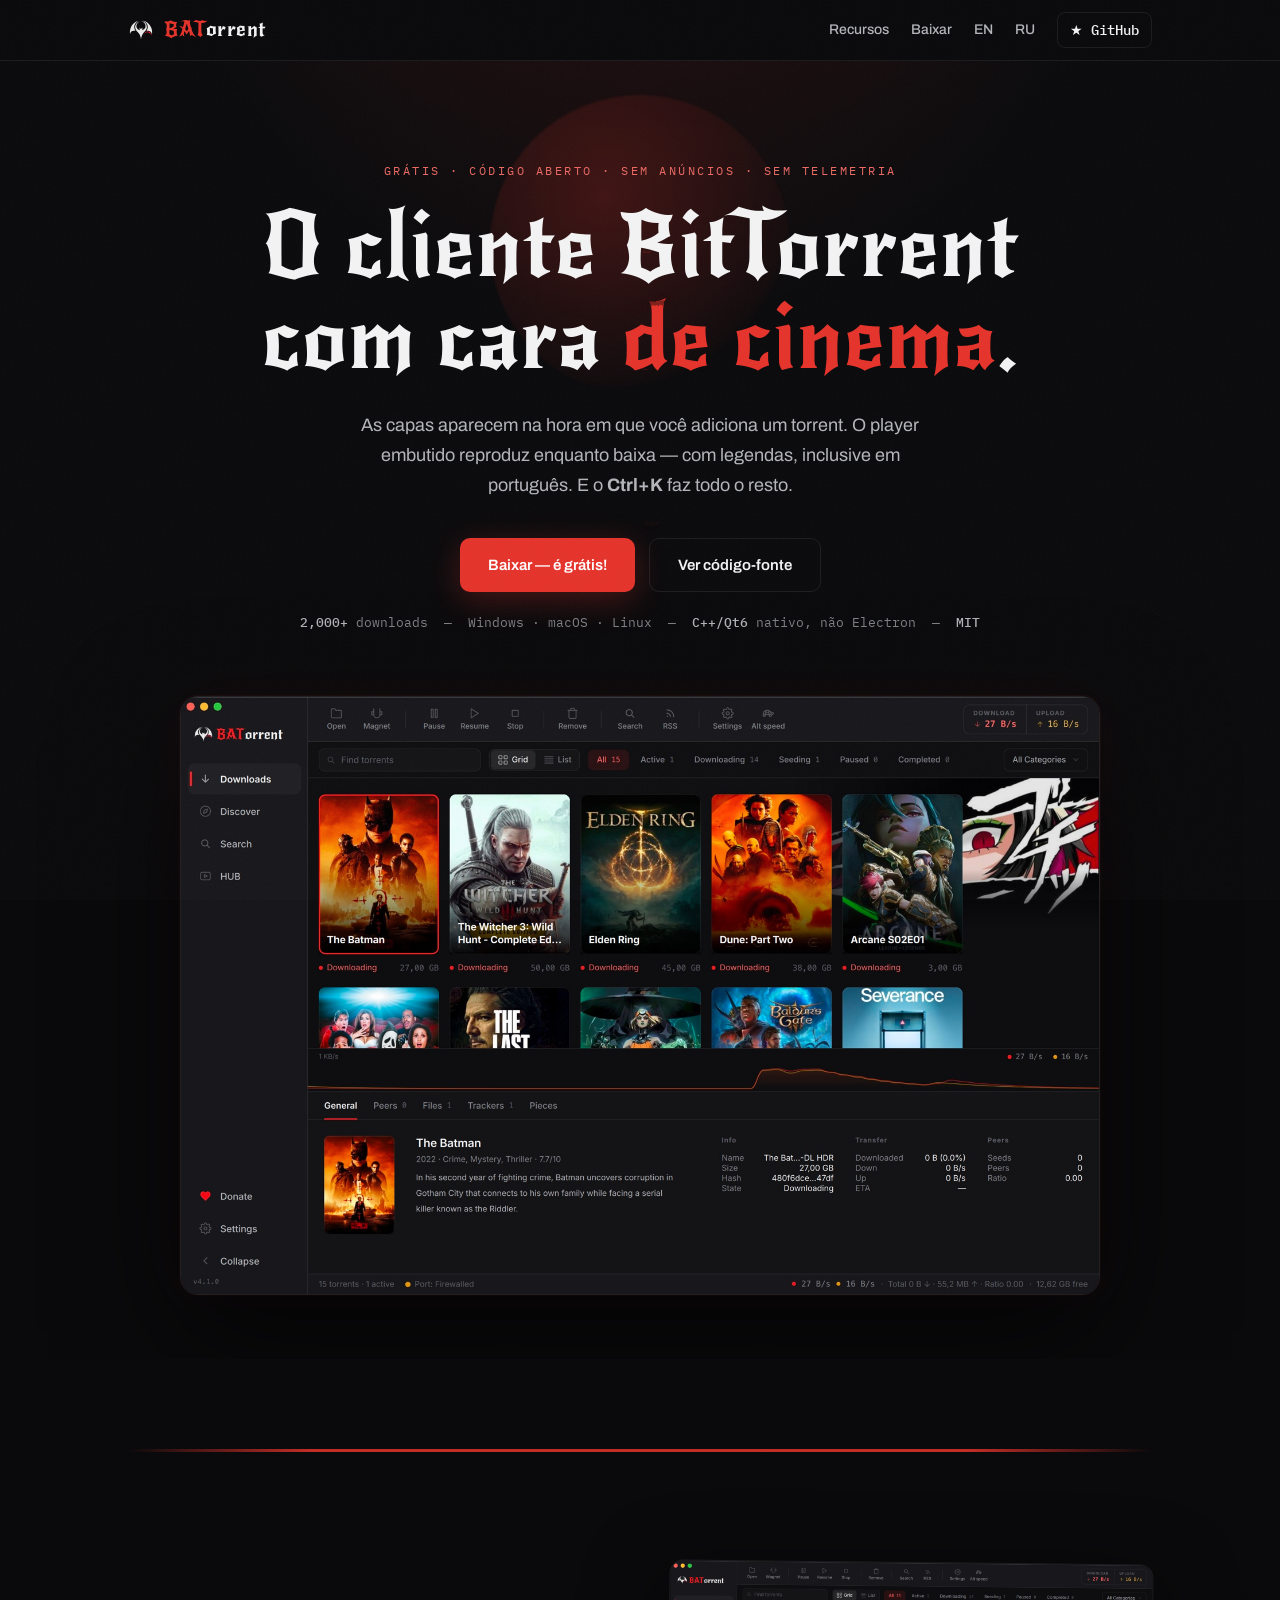
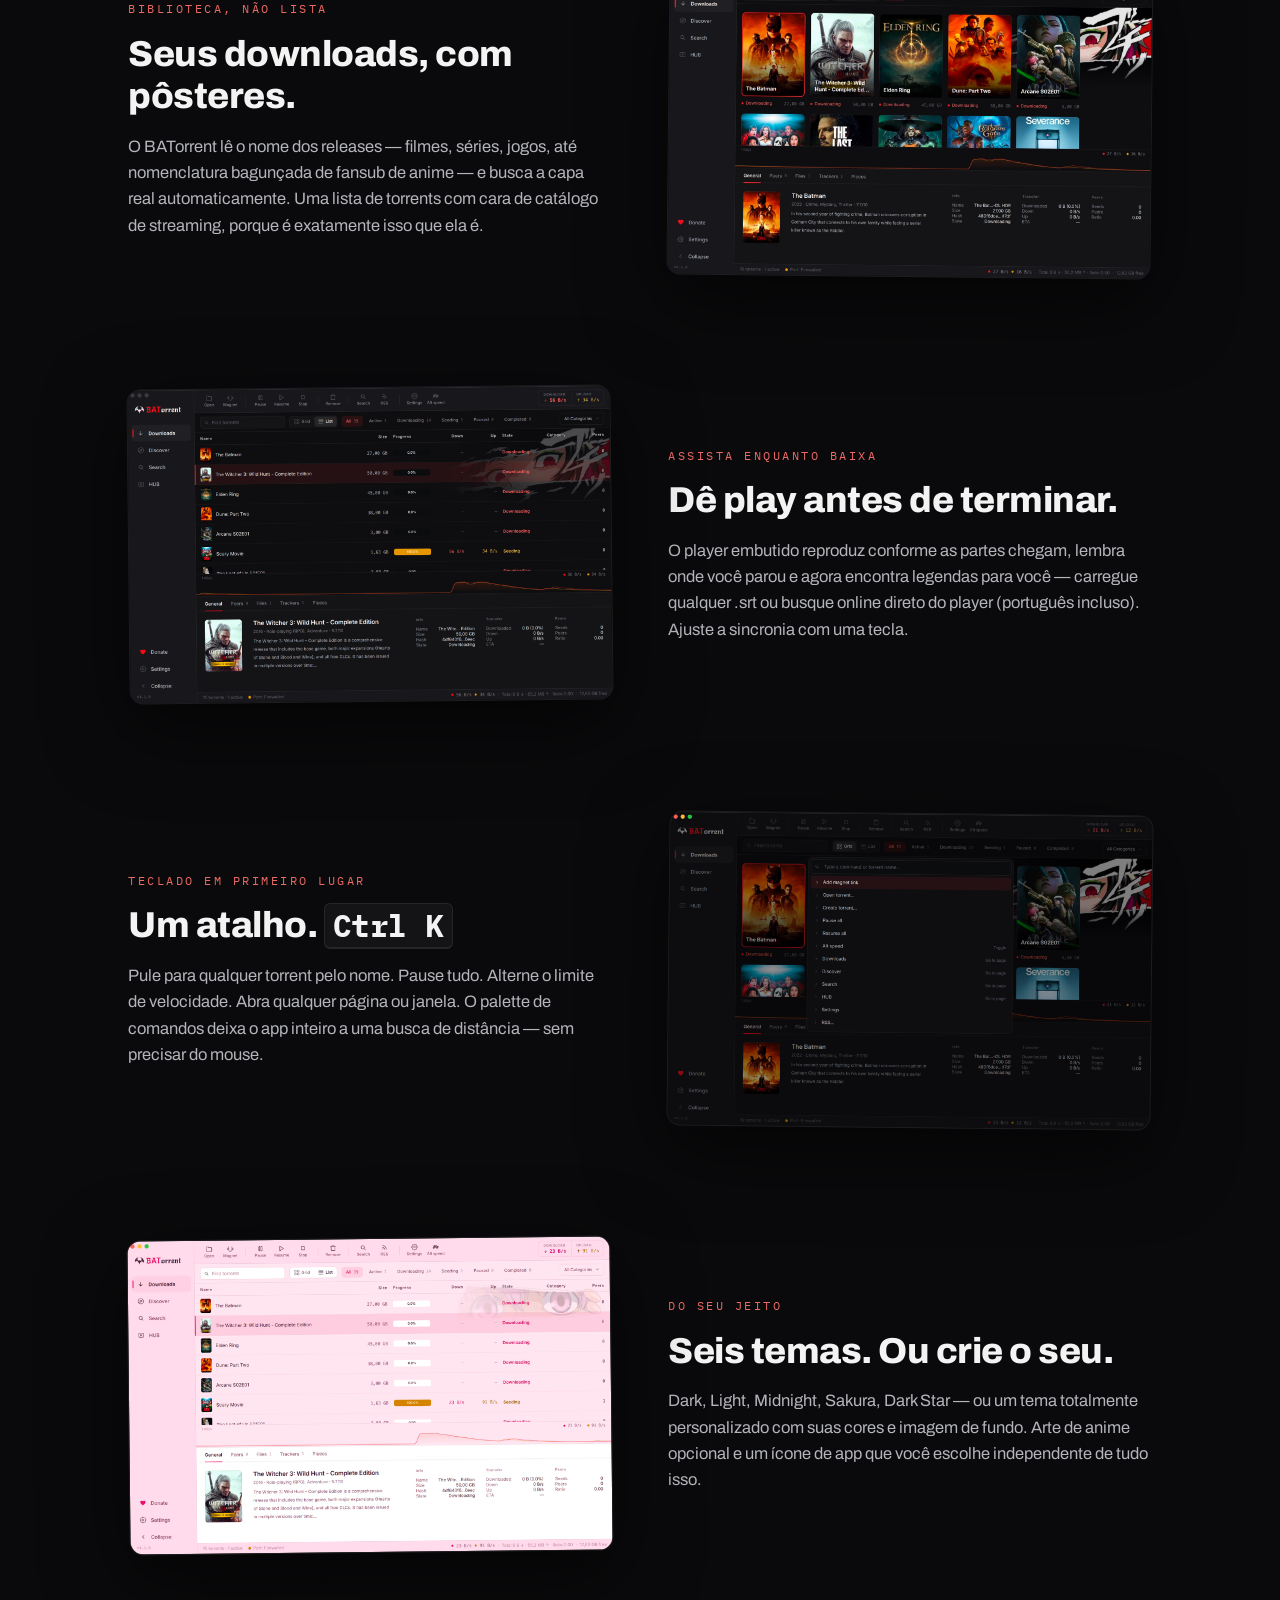
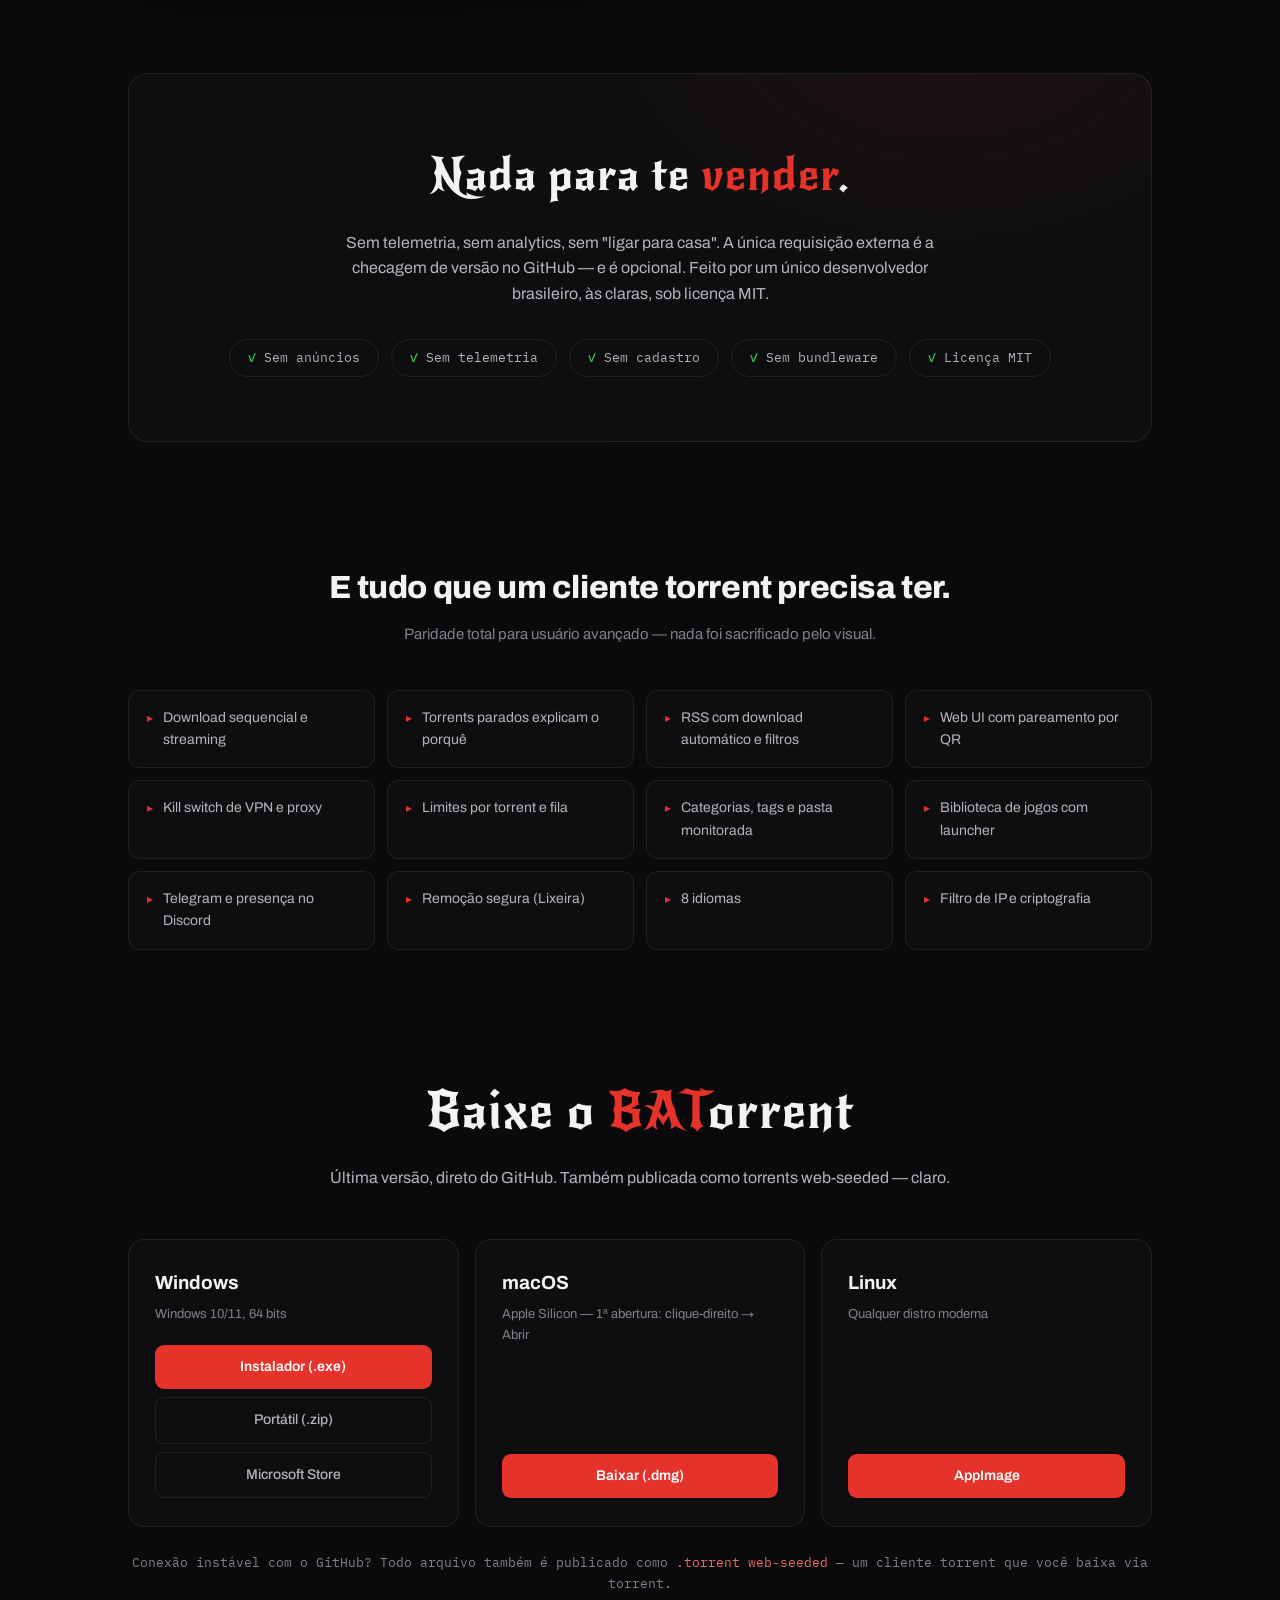
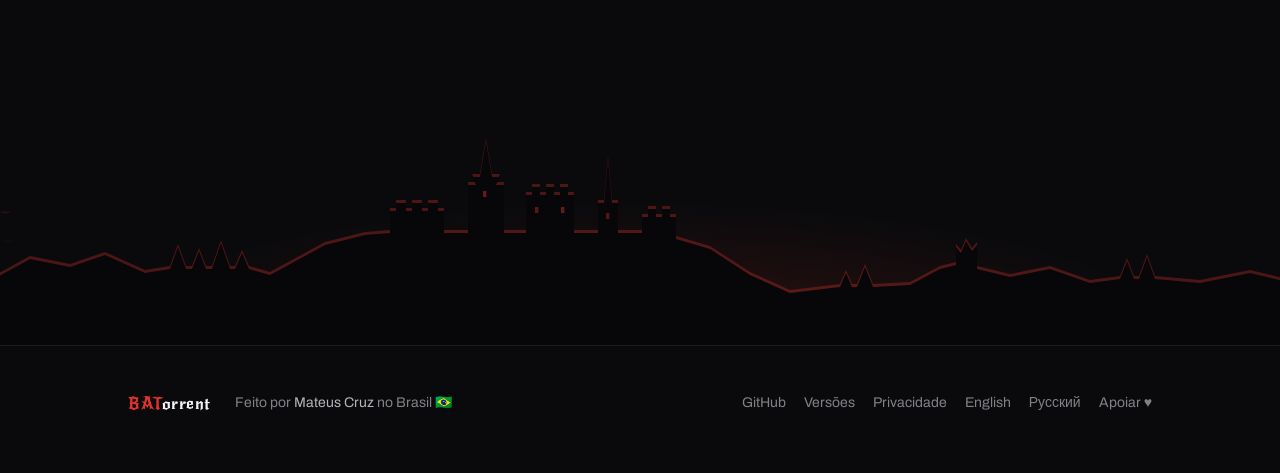
<file: pt/index.html>
<!DOCTYPE html>
<html lang="pt-BR">
<head>
<meta charset="UTF-8">
<meta name="viewport" content="width=device-width, initial-scale=1.0">
<title>BATorrent — o cliente BitTorrent com cara de cinema</title>
<meta name="description" content="Cliente BitTorrent gratuito e open-source com capas automáticas, player embutido com legendas e palette de comandos. Nativo em C++/Qt6 para Windows, macOS e Linux. Sem anúncios, sem telemetria, MIT.">
<meta property="og:title" content="BATorrent — o cliente BitTorrent com cara de cinema">
<meta property="og:description" content="Capas para seus downloads, um player que reproduz enquanto baixa e Ctrl+K para tudo. Open source, sem anúncios, sem telemetria.">
<meta property="og:image" content="https://mateuscruz19.github.io/BATorrent/assets/shot-grid.jpg">
<meta property="og:type" content="website">
<meta property="og:url" content="https://batorrent.com/pt/">
<link rel="canonical" href="https://batorrent.com/pt/">
<link rel="alternate" hreflang="en" href="https://batorrent.com/">
<link rel="alternate" hreflang="pt-BR" href="https://batorrent.com/pt/">
<link rel="alternate" hreflang="ru" href="https://batorrent.com/ru/">
<link rel="alternate" hreflang="x-default" href="https://batorrent.com/">
<link rel="icon" type="image/svg+xml" href="../assets/logo.svg">
<link rel="preconnect" href="https://fonts.googleapis.com">
<link rel="preconnect" href="https://fonts.gstatic.com" crossorigin>
<link href="https://fonts.googleapis.com/css2?family=New+Rocker&family=Archivo:wght@400;500;600;700;900&family=IBM+Plex+Mono:wght@400;500&display=swap" rel="stylesheet">
<style>
:root {
  --bg: #0a0a0c;
  --bg2: #0e0e10;
  --panel: #141416;
  --hair: rgba(255,255,255,.08);
  --t1: #f3f3f4;
  --t2: #b4b5ba;
  --t3: #818288;
  --red: #e5332b;
  --red-t: #ec6a64;
  --grn: #3fb950;
  --amber: #d99a2b;
  --sans: "Archivo", sans-serif;
  --mono: "IBM Plex Mono", monospace;
  --display: "New Rocker", cursive;
}
* { margin: 0; padding: 0; box-sizing: border-box; }
html { scroll-behavior: smooth; }
body {
  background: var(--bg);
  color: var(--t1);
  font-family: var(--sans);
  font-size: 16px;
  line-height: 1.6;
  overflow-x: hidden;
}
::selection { background: var(--red); color: #fff; }
::-webkit-scrollbar { width: 10px; }
::-webkit-scrollbar-track { background: var(--bg); }
::-webkit-scrollbar-thumb { background: #2a2a2e; border-radius: 5px; }
::-webkit-scrollbar-thumb:hover { background: var(--red); }

/* film grain over everything */
body::after {
  content: "";
  position: fixed; inset: 0;
  pointer-events: none; z-index: 999;
  opacity: .035;
  background-image: url("data:image/svg+xml,%3Csvg xmlns='http://www.w3.org/2000/svg' width='160' height='160'%3E%3Cfilter id='n'%3E%3CfeTurbulence type='fractalNoise' baseFrequency='0.9' numOctaves='2'/%3E%3C/filter%3E%3Crect width='160' height='160' filter='url(%23n)'/%3E%3C/svg%3E");
}

.wrap { max-width: 1080px; margin: 0 auto; padding: 0 28px; }

/* ---------- nav ---------- */
nav {
  position: sticky; top: 0; z-index: 50;
  background: rgba(10,10,12,.78);
  backdrop-filter: blur(14px);
  -webkit-backdrop-filter: blur(14px);
  border-bottom: 1px solid var(--hair);
}
.nav-inner { display: flex; align-items: center; gap: 28px; height: 60px; }
.brand { display: flex; align-items: center; gap: 10px; text-decoration: none; }
.brand img { width: 26px; height: 26px; }
.wordmark { font-family: var(--display); font-size: 21px; letter-spacing: .5px; }
.wordmark b { color: var(--red); font-weight: 400; }
.wordmark span { color: var(--t1); }
.nav-links { display: flex; align-items: center; gap: 22px; margin-left: auto; }
.nav-links a { color: var(--t2); text-decoration: none; font-size: 14px; font-weight: 500; transition: color .15s; }
.nav-links a:hover { color: var(--t1); }
.nav-star {
  display: inline-flex; align-items: center; gap: 7px;
  border: 1px solid var(--hair); border-radius: 8px;
  padding: 6px 12px; font-size: 13px; color: var(--t1) !important;
  font-family: var(--mono);
  transition: border-color .15s, transform .12s;
}
.nav-star:hover { border-color: var(--red); }
.nav-star:active { transform: scale(.97); }

/* ---------- hero ---------- */
header {
  position: relative;
  padding: 96px 0 64px;
  text-align: center;
  overflow: hidden;
}
header::before {
  content: "";
  position: absolute; inset: -40% -20% auto;
  height: 130%;
  background:
    radial-gradient(42% 55% at 50% 8%, rgba(229,51,43,.16), transparent 70%),
    radial-gradient(70% 60% at 50% 0%, rgba(229,51,43,.07), transparent 60%);
  pointer-events: none;
}
.hero-eyebrow {
  display: inline-block;
  font-family: var(--mono); font-size: 12px; letter-spacing: 2.5px;
  color: var(--red-t); text-transform: uppercase;
  margin-bottom: 22px;
}
h1 {
  font-family: var(--display);
  font-weight: 400;
  font-size: clamp(46px, 8.5vw, 88px);
  line-height: 1.04;
  letter-spacing: 1px;
}
h1 .accent { color: var(--red); }
.hero-sub {
  max-width: 560px; margin: 26px auto 0;
  color: var(--t2); font-size: 18px; line-height: 1.65;
}
.hero-ctas { display: flex; gap: 14px; justify-content: center; margin-top: 38px; flex-wrap: wrap; }
.btn {
  display: inline-flex; align-items: center; gap: 9px;
  padding: 14px 28px; border-radius: 10px;
  font-size: 15px; font-weight: 600; text-decoration: none;
  transition: transform .12s ease-out, background .15s, border-color .15s, box-shadow .2s;
}
.btn:active { transform: scale(.97); }
.btn-red {
  background: var(--red); color: #fff;
  box-shadow: 0 8px 32px rgba(229,51,43,.28);
}
.btn-red:hover { background: #c01f18; box-shadow: 0 10px 40px rgba(229,51,43,.4); }
.btn-ghost { border: 1px solid var(--hair); color: var(--t1); }
.btn-ghost:hover { border-color: rgba(255,255,255,.25); }
.hero-meta {
  margin-top: 20px; font-family: var(--mono); font-size: 12.5px; color: var(--t3);
}
.hero-meta b { color: var(--t2); font-weight: 500; }

/* hero demo video */
.demo {
  position: relative;
  margin: 64px auto 0;
  max-width: 920px;
  border-radius: 18px;
  overflow: hidden;
  border: 1px solid rgba(255,255,255,.09);
  box-shadow:
    0 40px 120px rgba(0,0,0,.7),
    0 0 0 1px rgba(229,51,43,.06),
    0 -2px 60px rgba(229,51,43,.06);
}
.demo video { display: block; width: 100%; height: auto; }

/* ---------- red rule (the brand divider) ---------- */
.rule { height: 3px; background: linear-gradient(90deg, transparent, var(--red) 18%, var(--red) 82%, transparent); opacity: .85; margin: 90px 0; border: 0; }

/* ---------- feature rows ---------- */
.feature {
  display: grid;
  grid-template-columns: 1fr 1fr;
  gap: 56px;
  align-items: center;
  margin: 110px 0;
}
.feature:nth-of-type(even) .f-copy { order: 2; }
.f-eyebrow {
  font-family: var(--mono); font-size: 11.5px; letter-spacing: 2.5px;
  text-transform: uppercase; color: var(--red-t); margin-bottom: 14px;
}
.f-copy h2 {
  font-size: clamp(26px, 3.4vw, 36px);
  font-weight: 800; line-height: 1.18; letter-spacing: -.5px;
  margin-bottom: 16px;
}
.f-copy p { color: var(--t2); font-size: 16.5px; }
.f-copy .kbd {
  font-family: var(--mono); font-size: .85em;
  background: var(--panel); border: 1px solid var(--hair);
  border-bottom-width: 2px; border-radius: 6px; padding: 2px 8px;
  color: var(--t1); white-space: nowrap;
}
.f-shot {
  border-radius: 14px; overflow: hidden;
  border: 1px solid rgba(255,255,255,.08);
  box-shadow: 0 24px 80px rgba(0,0,0,.6);
  transform: rotate(var(--tilt, 0deg));
  transition: transform .35s cubic-bezier(.23,1,.32,1);
}
.feature:nth-of-type(odd) .f-shot { --tilt: .6deg; }
.feature:nth-of-type(even) .f-shot { --tilt: -.6deg; }
.f-shot:hover { transform: rotate(0deg) translateY(-4px); }
.f-shot img { display: block; width: 100%; height: auto; }

/* ---------- trust band ---------- */
.trust {
  margin: 120px 0;
  border: 1px solid var(--hair);
  border-radius: 20px;
  background:
    radial-gradient(60% 120% at 80% -20%, rgba(229,51,43,.09), transparent 60%),
    var(--bg2);
  padding: 64px 48px;
  text-align: center;
  position: relative;
  overflow: hidden;
}
.trust h2 {
  font-family: var(--display); font-weight: 400;
  font-size: clamp(30px, 4.6vw, 46px); letter-spacing: 1px;
}
.trust h2 .accent { color: var(--red); }
.trust p { max-width: 620px; margin: 18px auto 0; color: var(--t2); }
.trust-chips { display: flex; gap: 12px; justify-content: center; flex-wrap: wrap; margin-top: 32px; }
.chip {
  font-family: var(--mono); font-size: 13px;
  border: 1px solid var(--hair); border-radius: 999px;
  padding: 8px 18px; color: var(--t2);
}
.chip b { color: var(--grn); font-weight: 500; }

/* ---------- everything grid ---------- */
.everything { margin: 110px 0; }
.everything h2 { text-align: center; font-size: clamp(24px,3vw,32px); font-weight: 800; letter-spacing: -.4px; }
.everything .sub { text-align: center; color: var(--t3); margin-top: 8px; font-size: 15px; }
.e-grid {
  margin-top: 44px;
  display: grid; grid-template-columns: repeat(auto-fill, minmax(230px, 1fr)); gap: 12px;
}
.e-item {
  border: 1px solid var(--hair); border-radius: 12px;
  background: var(--bg2);
  padding: 16px 18px;
  font-size: 14px; color: var(--t2);
  display: flex; gap: 10px; align-items: baseline;
  transition: border-color .15s, transform .15s ease-out;
}
.e-item:hover { border-color: rgba(229,51,43,.4); transform: translateY(-2px); }
.e-item::before { content: "▸"; color: var(--red); font-size: 12px; }

/* ---------- download ---------- */
#download { margin: 120px 0 40px; }
#download h2 {
  text-align: center; font-family: var(--display); font-weight: 400;
  font-size: clamp(32px, 5vw, 52px); letter-spacing: 1px;
}
#download .sub { text-align: center; color: var(--t2); margin-top: 12px; }
.dl-grid {
  margin-top: 48px;
  display: grid; grid-template-columns: repeat(auto-fit, minmax(240px, 1fr)); gap: 16px;
}
.dl-card {
  border: 1px solid var(--hair); border-radius: 16px;
  background: var(--bg2);
  padding: 28px 26px;
  display: flex; flex-direction: column; gap: 6px;
  transition: border-color .2s, transform .15s ease-out;
}
.dl-card:hover { border-color: rgba(229,51,43,.45); transform: translateY(-3px); }
.dl-os { font-size: 19px; font-weight: 700; }
.dl-note { font-size: 13px; color: var(--t3); margin-bottom: 14px; }
.dl-links { display: flex; flex-direction: column; gap: 8px; margin-top: auto; }
.dl-links a {
  display: block; text-align: center;
  padding: 11px 12px; border-radius: 9px;
  text-decoration: none; font-size: 14px; font-weight: 600;
  background: var(--red); color: #fff;
  transition: background .15s, transform .12s;
}
.dl-links a:active { transform: scale(.98); }
.dl-links a:hover { background: #c01f18; }
.dl-links a.alt { background: transparent; border: 1px solid var(--hair); color: var(--t2); font-weight: 500; }
.dl-links a.alt:hover { border-color: rgba(255,255,255,.25); color: var(--t1); background: transparent; }
.torrent-note {
  margin-top: 26px; text-align: center;
  font-family: var(--mono); font-size: 13px; color: var(--t3);
}
.torrent-note a { color: var(--red-t); text-decoration: none; }
.torrent-note a:hover { text-decoration: underline; }

/* ---------- footer ---------- */
footer {
  border-top: 1px solid var(--hair);
  margin-top: 90px;
  padding: 44px 0 56px;
  color: var(--t3); font-size: 14px;
}
.foot-inner { display: flex; align-items: center; gap: 24px; flex-wrap: wrap; }
.foot-inner .wordmark { font-size: 17px; }
.foot-links { display: flex; gap: 18px; margin-left: auto; flex-wrap: wrap; }
.foot-links a { color: var(--t3); text-decoration: none; transition: color .15s; }
.foot-links a:hover { color: var(--t1); }

/* ---------- reveal on scroll ---------- */
.reveal { opacity: 0; transform: translateY(22px); transition: opacity .7s cubic-bezier(.23,1,.32,1), transform .7s cubic-bezier(.23,1,.32,1); }
.reveal.in { opacity: 1; transform: none; }

/* hero load stagger */
.stagger > * { opacity: 0; transform: translateY(16px); animation: rise .8s cubic-bezier(.23,1,.32,1) forwards; }
.stagger > *:nth-child(1) { animation-delay: .05s; }
.stagger > *:nth-child(2) { animation-delay: .15s; }
.stagger > *:nth-child(3) { animation-delay: .25s; }
.stagger > *:nth-child(4) { animation-delay: .35s; }
.stagger > *:nth-child(5) { animation-delay: .45s; }
.stagger > *:nth-child(6) { animation-delay: .6s; }
@keyframes rise { to { opacity: 1; transform: none; } }

@media (max-width: 760px) {
  .feature { grid-template-columns: 1fr; gap: 28px; margin: 70px 0; }
  .feature:nth-of-type(even) .f-copy { order: 0; }
  .trust { padding: 44px 24px; }
  .nav-links a:not(.nav-star) { display: none; }
}
/* ---------- blood moon ---------- */
.moon {
  position: absolute;
  top: 34px; left: 50%;
  width: 300px; height: 300px;
  transform: translateX(-50%);
  border-radius: 50%;
  background: radial-gradient(circle at 38% 34%,
    rgba(229,51,43,.22),
    rgba(229,51,43,.10) 45%,
    rgba(229,51,43,.035) 68%,
    transparent 72%);
  filter: blur(1px);
  pointer-events: none;
}

/* ---------- bats ---------- */
.bat {
  position: absolute;
  pointer-events: none;
  opacity: var(--o, .35);
  animation: fly var(--t, 46s) linear infinite;
  animation-delay: var(--d, 0s);
  z-index: 1;
}
.bat svg {
  display: block;
  width: var(--s, 26px); height: auto;
  fill: #1c0d0d;
  filter: drop-shadow(0 0 6px rgba(229,51,43,.12));
  animation: flap var(--f, .32s) ease-in-out infinite alternate;
  transform-origin: 50% 30%;
}
.bat.red svg { fill: rgba(229,51,43,.5); }
@keyframes fly {
  0%   { transform: translate(-6vw,   0)    rotate(4deg); }
  25%  { transform: translate(24vw, -3.2vw) rotate(-3deg); }
  50%  { transform: translate(54vw,  1.6vw) rotate(5deg); }
  75%  { transform: translate(82vw, -2.4vw) rotate(-4deg); }
  100% { transform: translate(108vw, .8vw)  rotate(3deg); }
}
@keyframes flap {
  from { transform: scaleY(1)   scaleX(1); }
  to   { transform: scaleY(.62) scaleX(1.06); }
}

/* ---------- carpathian crest (castle ridge before footer) ---------- */
.crest {
  position: relative;
  margin-top: 110px;
  height: 240px;
  overflow: hidden;
}
.crest::before {
  content: "";
  position: absolute; inset: 0;
  background:
    radial-gradient(60% 90% at 50% 108%, rgba(229,51,43,.20), rgba(229,51,43,.05) 55%, transparent 75%);
  pointer-events: none;
}
.crest svg.ridge {
  position: absolute; left: 50%; bottom: -2px;
  transform: translateX(-50%);
  width: max(1440px, 100vw); height: auto;
  display: block;
}
.crest .bat { bottom: 120px; animation-duration: var(--t, 60s); }

@media (prefers-reduced-motion: reduce) {
  .reveal, .stagger > * { opacity: 1 !important; transform: none !important; animation: none !important; transition: none !important; }
  .bat { animation: none !important; left: var(--rx, 50%); top: var(--ry, 30%); }
  .bat svg { animation: none !important; }
}
</style>
</head>
<body>

<nav>
  <div class="wrap nav-inner">
    <a class="brand" href="#">
      <img src="../assets/logo.svg" alt="">
      <span class="wordmark"><b>BAT</b><span>orrent</span></span>
    </a>
    <div class="nav-links">
      <a href="#features">Recursos</a>
      <a href="#download">Baixar</a>
      <a href="../" title="English">EN</a>
      <a href="../ru/" title="Русский">RU</a>
      <a class="nav-star" href="https://github.com/Mateuscruz19/BATorrent" target="_blank" rel="noopener">
        ★ GitHub
      </a>
    </div>
  </div>
</nav>

<svg width="0" height="0" style="position:absolute" aria-hidden="true">
  <defs>
    <symbol id="bat" viewBox="0 0 100 44">
      <path d="M50 26
        C46 19 41 22 38 28 C36 19 29 20 25 26 C23 14 12 12 3 17
        C14 4 34 3 44 13 C45.5 9 46.5 8.5 47.5 4 L50 9 L52.5 4
        C53.5 8.5 54.5 9 56 13 C66 3 86 4 97 17 C88 12 77 14 75 26
        C71 20 64 19 62 28 C59 22 54 19 50 26 Z"/>
    </symbol>
  </defs>
</svg>

<header>
  <!-- night sky: blood moon + a slow colony crossing the hero -->
  <div class="moon" aria-hidden="true"></div>
  <span class="bat" style="--s:30px; --t:52s; --d:-6s;  --o:.5;  --f:.30s; top:13%;" aria-hidden="true"><svg><use href="#bat"/></svg></span>
  <span class="bat" style="--s:18px; --t:64s; --d:-30s; --o:.34; --f:.26s; top:22%;" aria-hidden="true"><svg><use href="#bat"/></svg></span>
  <span class="bat red" style="--s:13px; --t:74s; --d:-48s; --o:.30; --f:.22s; top:9%;" aria-hidden="true"><svg><use href="#bat"/></svg></span>
  <span class="bat" style="--s:23px; --t:58s; --d:-18s; --o:.4;  --f:.34s; top:30%;" aria-hidden="true"><svg><use href="#bat"/></svg></span>
  <span class="bat red" style="--s:10px; --t:80s; --d:-64s; --o:.26; --f:.20s; top:18%;" aria-hidden="true"><svg><use href="#bat"/></svg></span>
  <div class="wrap stagger">
    <div class="hero-eyebrow">Grátis · Código aberto · Sem anúncios · Sem telemetria</div>
    <h1>O cliente BitTorrent<br>com cara <span class="accent">de cinema</span>.</h1>
    <p class="hero-sub">
      As capas aparecem na hora em que você adiciona um torrent. O player embutido reproduz enquanto
      baixa — com legendas, inclusive em português. E o <b>Ctrl+K</b> faz todo o resto.
    </p>
    <div class="hero-ctas">
      <a class="btn btn-red" href="#download">Baixar — é grátis!</a>
      <a class="btn btn-ghost" href="https://github.com/Mateuscruz19/BATorrent" target="_blank" rel="noopener">Ver código-fonte</a>
    </div>
    <div class="hero-meta"><b id="dl">2,000+</b> downloads &nbsp;—&nbsp; Windows · macOS · Linux &nbsp;—&nbsp; <b>C++/Qt6</b> nativo, não Electron &nbsp;—&nbsp; <b>MIT</b></div>
    <div class="demo">
      <video src="../assets/demo.mp4" autoplay loop muted playsinline poster="../assets/shot-grid.jpg"></video>
    </div>
  </div>
</header>

<div class="wrap">
  <hr class="rule">

  <section id="features">
    <div class="feature reveal">
      <div class="f-copy">
        <div class="f-eyebrow">Biblioteca, não lista</div>
        <h2>Seus downloads, com pôsteres.</h2>
        <p>O BATorrent lê o nome dos releases — filmes, séries, jogos, até nomenclatura bagunçada de fansub de anime — e busca a capa real automaticamente. Uma lista de torrents com cara de catálogo de streaming, porque é exatamente isso que ela é.</p>
      </div>
      <div class="f-shot"><img src="../assets/shot-grid.jpg" alt="Grade com capas" loading="lazy"></div>
    </div>

    <div class="feature reveal">
      <div class="f-copy">
        <div class="f-eyebrow">Assista enquanto baixa</div>
        <h2>Dê play antes de terminar.</h2>
        <p>O player embutido reproduz conforme as partes chegam, lembra onde você parou e agora encontra legendas para você — carregue qualquer .srt ou busque online direto do player (português incluso). Ajuste a sincronia com uma tecla.</p>
      </div>
      <div class="f-shot"><img src="../assets/shot-list.jpg" alt="Visão em lista com cores de estado" loading="lazy"></div>
    </div>

    <div class="feature reveal">
      <div class="f-copy">
        <div class="f-eyebrow">Teclado em primeiro lugar</div>
        <h2>Um atalho. <span class="kbd">Ctrl K</span></h2>
        <p>Pule para qualquer torrent pelo nome. Pause tudo. Alterne o limite de velocidade. Abra qualquer página ou janela. O palette de comandos deixa o app inteiro a uma busca de distância — sem precisar do mouse.</p>
      </div>
      <div class="f-shot"><img src="../assets/shot-palette.jpg" alt="Palette de comandos" loading="lazy"></div>
    </div>

    <div class="feature reveal">
      <div class="f-copy">
        <div class="f-eyebrow">Do seu jeito</div>
        <h2>Seis temas. Ou crie o seu.</h2>
        <p>Dark, Light, Midnight, Sakura, Dark Star — ou um tema totalmente personalizado com suas cores e imagem de fundo. Arte de anime opcional e um ícone de app que você escolhe independente de tudo isso.</p>
      </div>
      <div class="f-shot"><img src="../assets/shot-theme.jpg" alt="Tema Sakura" loading="lazy"></div>
    </div>
  </section>

  <section class="trust reveal">
    <h2>Nada para te <span class="accent">vender</span>.</h2>
    <p>Sem telemetria, sem analytics, sem "ligar para casa". A única requisição externa é a checagem de versão no GitHub — e é opcional. Feito por um único desenvolvedor brasileiro, às claras, sob licença MIT.</p>
    <div class="trust-chips">
      <span class="chip"><b>✓</b> Sem anúncios</span>
      <span class="chip"><b>✓</b> Sem telemetria</span>
      <span class="chip"><b>✓</b> Sem cadastro</span>
      <span class="chip"><b>✓</b> Sem bundleware</span>
      <span class="chip"><b>✓</b> Licença MIT</span>
    </div>
  </section>

  <section class="everything reveal">
    <h2>E tudo que um cliente torrent precisa ter.</h2>
    <p class="sub">Paridade total para usuário avançado — nada foi sacrificado pelo visual.</p>
    <div class="e-grid">
      <div class="e-item">Download sequencial e streaming</div>
      <div class="e-item">Torrents parados explicam o porquê</div>
      <div class="e-item">RSS com download automático e filtros</div>
      <div class="e-item">Web UI com pareamento por QR</div>
      <div class="e-item">Kill switch de VPN e proxy</div>
      <div class="e-item">Limites por torrent e fila</div>
      <div class="e-item">Categorias, tags e pasta monitorada</div>
      <div class="e-item">Biblioteca de jogos com launcher</div>
      <div class="e-item">Telegram e presença no Discord</div>
      <div class="e-item">Remoção segura (Lixeira)</div>
      <div class="e-item">8 idiomas</div>
      <div class="e-item">Filtro de IP e criptografia</div>
    </div>
  </section>

  <section id="download">
    <h2>Baixe o <span style="color:var(--red)">BAT</span>orrent</h2>
    <p class="sub">Última versão, direto do GitHub. Também publicada como torrents web-seeded — claro.</p>
    <div class="dl-grid">
      <div class="dl-card reveal">
        <div class="dl-os">Windows</div>
        <div class="dl-note">Windows 10/11, 64 bits</div>
        <div class="dl-links">
          <a href="https://github.com/Mateuscruz19/BATorrent/releases/latest/download/BATorrent-setup-x86_64.exe">Instalador (.exe)</a>
          <a class="alt" href="https://github.com/Mateuscruz19/BATorrent/releases/latest/download/BATorrent-windows-x86_64-portable.zip">Portátil (.zip)</a>
          <a class="alt" href="https://apps.microsoft.com/search?query=BATorrent" target="_blank" rel="noopener">Microsoft Store</a>
        </div>
      </div>
      <div class="dl-card reveal">
        <div class="dl-os">macOS</div>
        <div class="dl-note">Apple Silicon — 1ª abertura: clique-direito → Abrir</div>
        <div class="dl-links">
          <a href="https://github.com/Mateuscruz19/BATorrent/releases/latest/download/BATorrent-macos-arm64.dmg">Baixar (.dmg)</a>
        </div>
      </div>
      <div class="dl-card reveal">
        <div class="dl-os">Linux</div>
        <div class="dl-note">Qualquer distro moderna</div>
        <div class="dl-links">
          <a href="https://github.com/Mateuscruz19/BATorrent/releases/latest/download/BATorrent-linux-x86_64.AppImage">AppImage</a>
        </div>
      </div>
    </div>
    <p class="torrent-note">
      Conexão instável com o GitHub? Todo arquivo também é publicado como
      <a href="https://github.com/Mateuscruz19/BATorrent/releases/latest" target="_blank" rel="noopener">.torrent web-seeded</a>
      — um cliente torrent que você baixa via torrent.
    </p>
  </section>
</div>

<!-- carpathian crest: the ridge home of the colony -->
<div class="crest" aria-hidden="true">
  <span class="bat" style="--s:16px; --t:70s; --d:-12s; --o:.45; --f:.28s; top:26%;"><svg><use href="#bat"/></svg></span>
  <span class="bat red" style="--s:11px; --t:84s; --d:-50s; --o:.3; --f:.24s; top:14%;"><svg><use href="#bat"/></svg></span>
  <svg class="ridge" viewBox="0 0 1440 240" preserveAspectRatio="xMidYMax meet">
    <defs>
      <path id="skyline" d="M0 240 L0 178
        L40 168 L70 174 L110 152 L150 160 L185 148 L225 166
        L250 162 l8 -22 8 22 l6 0 l7 -18 7 18 l6 0 l9 -26 9 26 l5 0 l7 -16 7 16
        L350 168 L405 138 L445 128
        L470 126 L470 104 L476 104 L476 96 L486 96 L486 104 L492 104 L492 96 L502 96 L502 104 L508 104 L508 96 L518 96 L518 104 L524 104 L524 126
        L548 126 L548 78 L556 78 L552 70 L560 70 L566 34 L572 70 L580 70 L576 78 L584 78 L584 126
        L606 126 L606 88 L612 88 L612 80 L620 80 L620 88 L626 88 L626 80 L634 80 L634 88 L640 88 L640 80 L648 80 L648 88 L654 88 L654 126
        L678 126 L678 96 L684 96 L688 52 L692 96 L698 96 L698 126
        L722 126 L722 110 L728 110 L728 102 L736 102 L736 110 L742 110 L742 102 L750 102 L750 110 L756 110 L756 132
        L790 142 L830 168 L870 186
        L920 180 l6 -14 6 14 l5 0 l8 -20 8 20
        L990 178 L1020 162 L1036 158 L1036 140 L1041 146 L1046 134 L1052 144 L1057 138 L1057 162
        L1090 170 L1130 162 L1170 176
        L1200 172 l7 -18 7 18 l5 0 l8 -22 8 22
        L1280 176 L1330 166 L1380 178 L1440 172 L1440 240 Z"/>
    </defs>
    <use href="#skyline" fill="rgba(229,51,43,.30)" transform="translate(0,-3)"/>
    <use href="#skyline" fill="#070709"/>
    <!-- lit windows in the keep -->
    <g fill="#e5332b">
      <rect x="563" y="84" width="3.4" height="6" opacity=".85">
        <animate attributeName="opacity" values=".85;.4;.85" dur="6s" repeatCount="indefinite"/>
      </rect>
      <rect x="615" y="100" width="3.4" height="6" opacity=".6">
        <animate attributeName="opacity" values=".6;.25;.6" dur="8.5s" repeatCount="indefinite"/>
      </rect>
      <rect x="641" y="100" width="3.4" height="6" opacity=".7">
        <animate attributeName="opacity" values=".7;.35;.7" dur="7.2s" repeatCount="indefinite"/>
      </rect>
      <rect x="686" y="106" width="3.4" height="6" opacity=".5">
        <animate attributeName="opacity" values=".5;.2;.5" dur="9.4s" repeatCount="indefinite"/>
      </rect>
    </g>
  </svg>
</div>

<footer style="margin-top:0">
  <div class="wrap foot-inner">
    <span class="wordmark"><b>BAT</b><span>orrent</span></span>
    <span>Feito por <a href="https://github.com/Mateuscruz19" style="color:var(--t2);text-decoration:none">Mateus Cruz</a> no Brasil 🇧🇷</span>
    <div class="foot-links">
      <a href="https://github.com/Mateuscruz19/BATorrent">GitHub</a>
      <a href="https://github.com/Mateuscruz19/BATorrent/releases">Versões</a>
      <a href="https://github.com/Mateuscruz19/BATorrent/blob/main/PRIVACY.md">Privacidade</a>
      <a href="../">English</a>
      <a href="../ru/">Русский</a>
      <a href="https://github.com/sponsors/Mateuscruz19">Apoiar ♥</a>
    </div>
  </div>
</footer>

<script>
// live download count across releases (graceful static fallback if rate-limited)
fetch("https://api.github.com/repos/Mateuscruz19/BATorrent/releases?per_page=100")
  .then(r => r.json())
  .then(rs => {
    if (!Array.isArray(rs)) return;
    const n = rs.reduce((a, rel) => a + rel.assets.reduce((b, x) => b + (x.download_count || 0), 0), 0);
    if (n > 0) document.getElementById("dl").textContent = n.toLocaleString("en-US") + "+";
  })
  .catch(() => {});

// scroll reveals
const io = new IntersectionObserver(es => es.forEach(e => {
  if (e.isIntersecting) { e.target.classList.add("in"); io.unobserve(e.target); }
}), { threshold: 0.12 });
document.querySelectorAll(".reveal").forEach(el => io.observe(el));
</script>
<script>
document.addEventListener("DOMContentLoaded", function () {
  document.querySelectorAll(".nav-links a[href]").forEach(function (a) {
    var h = a.getAttribute("href");
    if (h === "../" || h === "pt/" || h === "ru/" || h === "../pt/" || h === "../ru/" || h === "../" )
      a.addEventListener("click", function () {
        try {
          localStorage.setItem("bat_lang",
            h.indexOf("pt") >= 0 ? "pt" : h.indexOf("ru") >= 0 ? "ru" : "en");
        } catch (e) {}
      });
  });
});
</script>
</body>
</html>
</file>
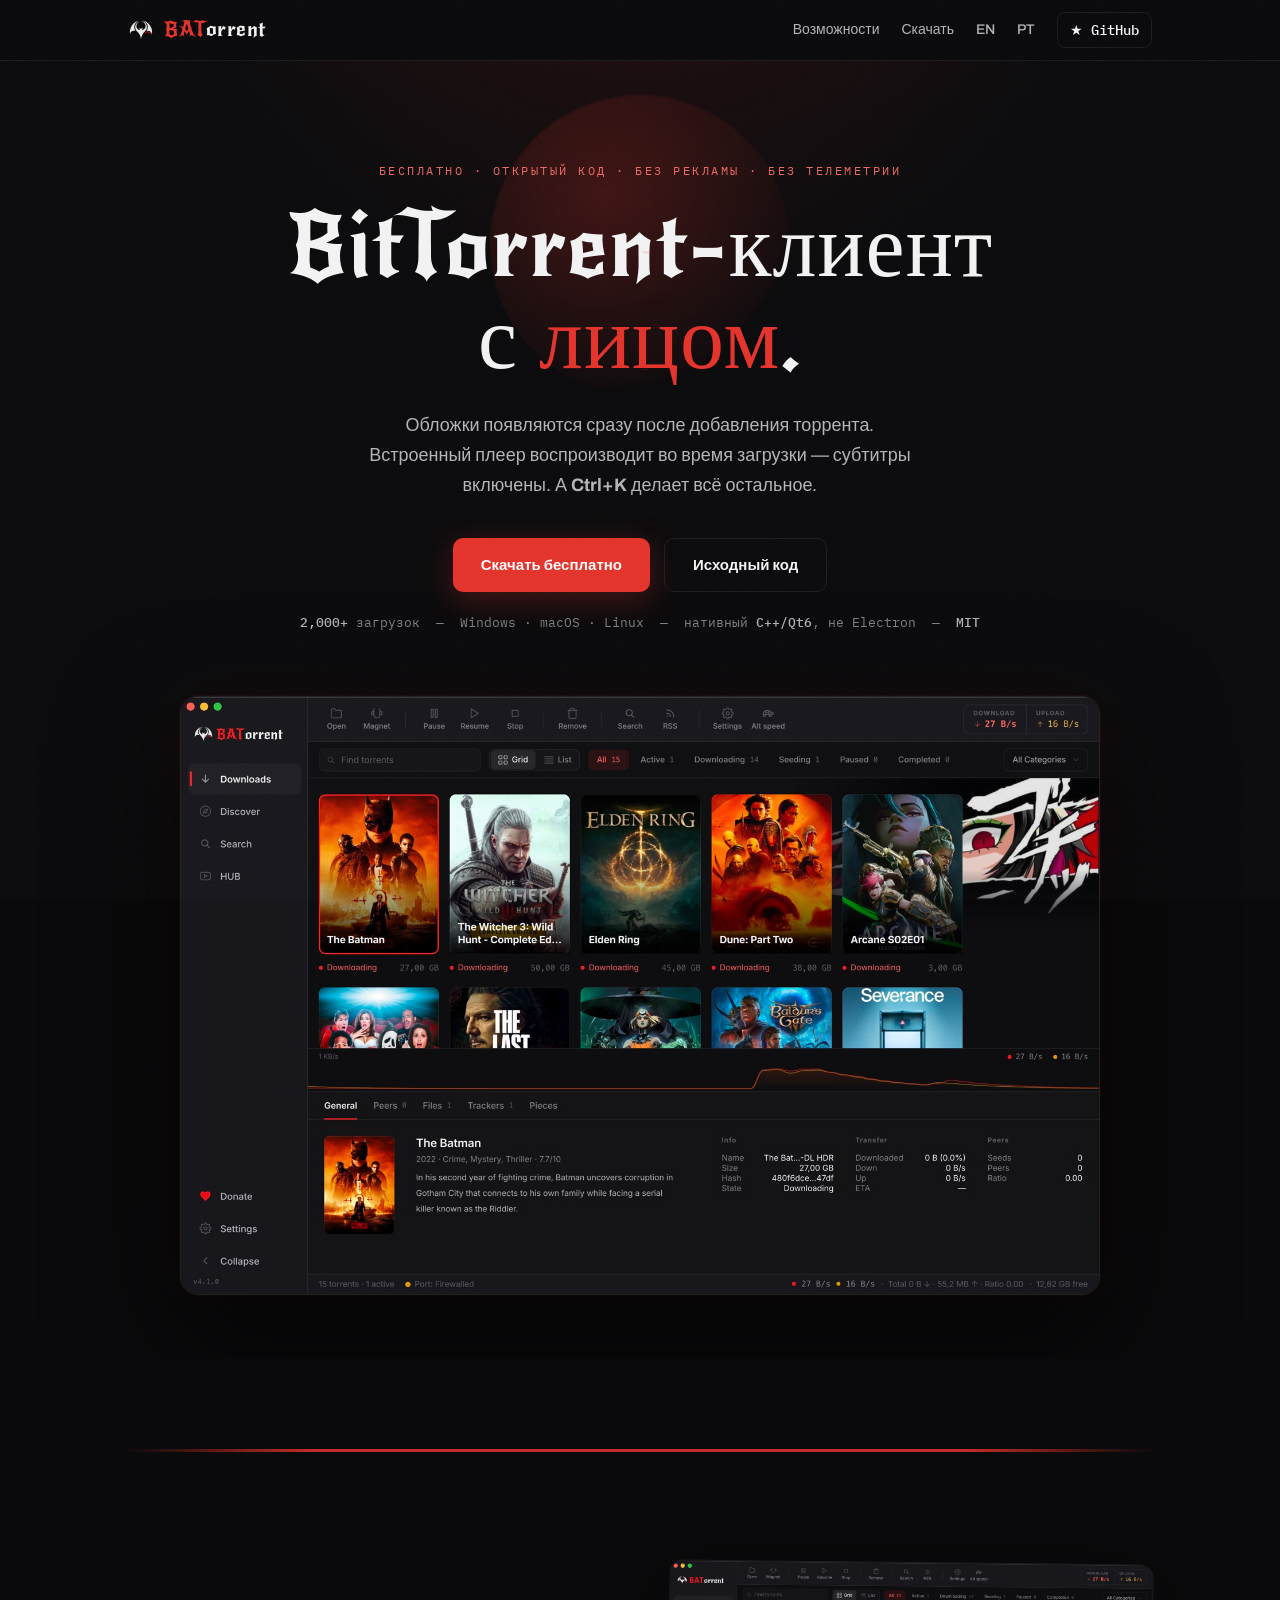
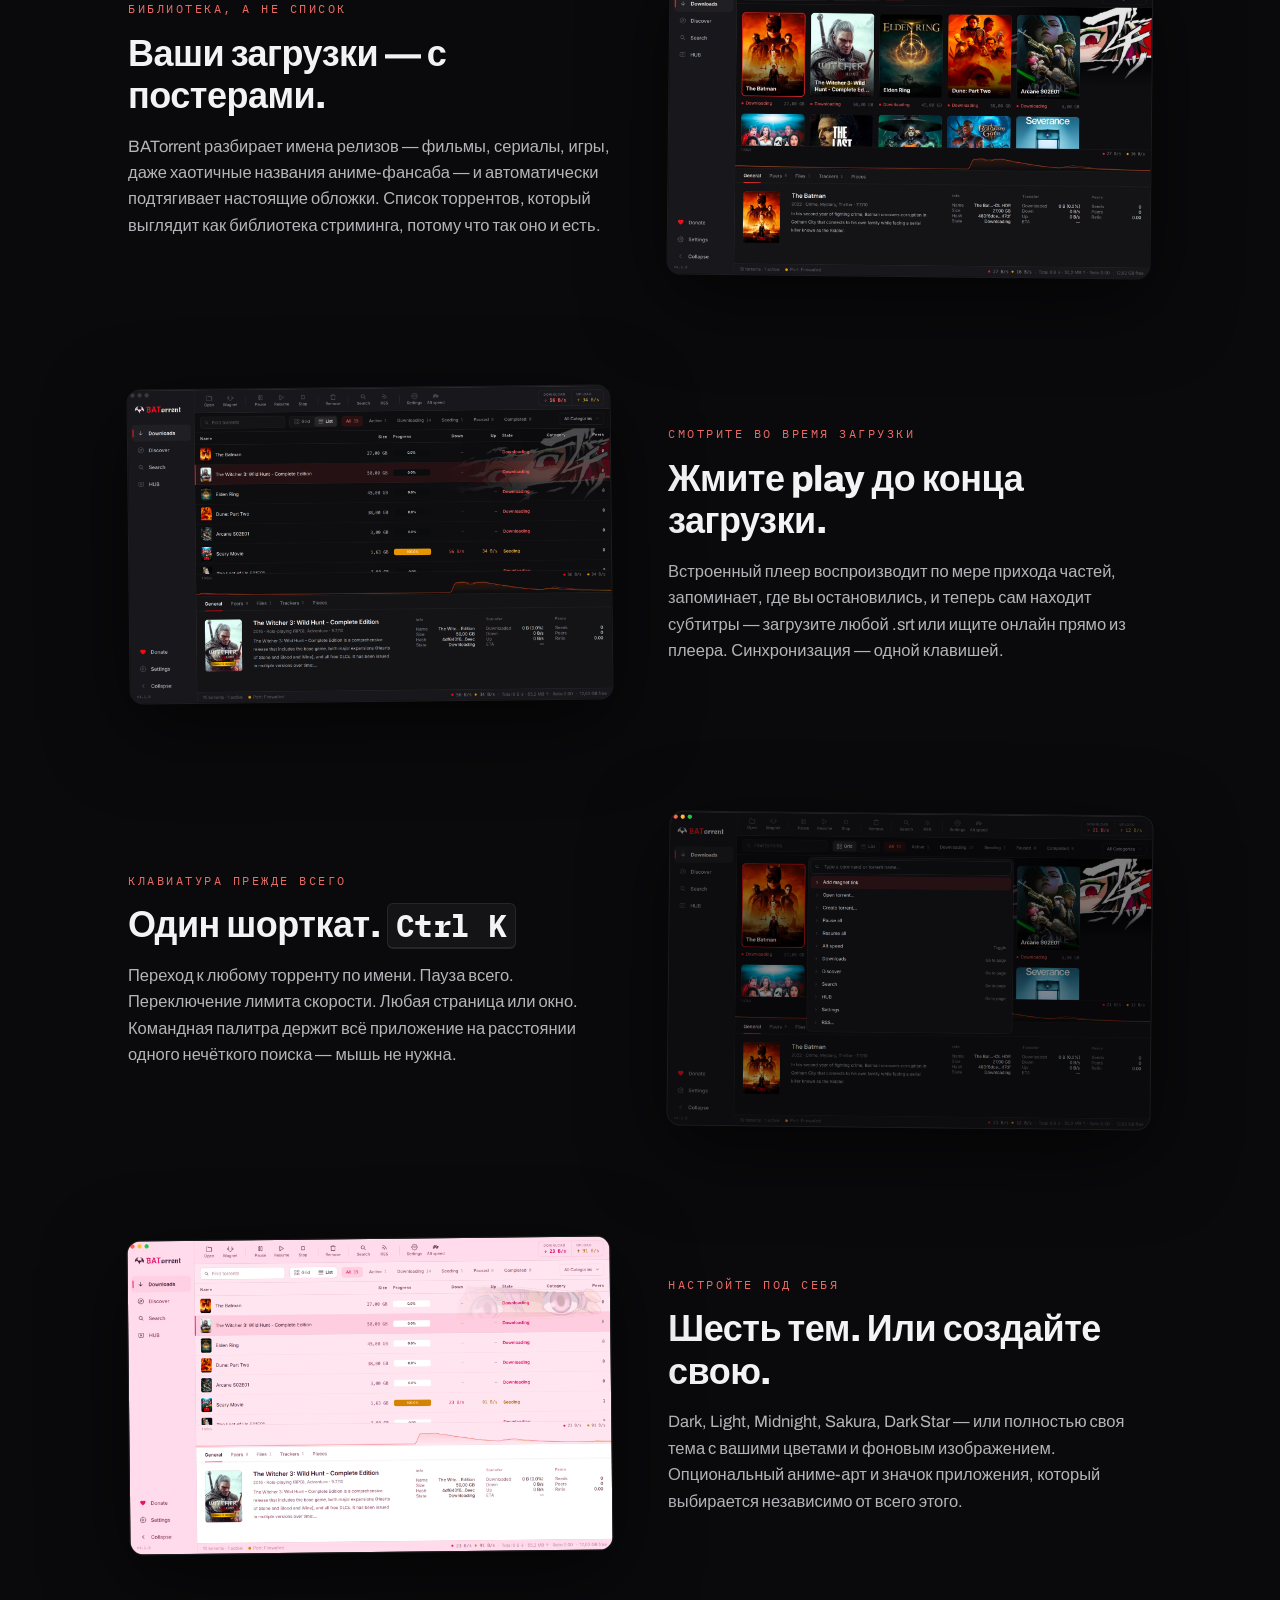
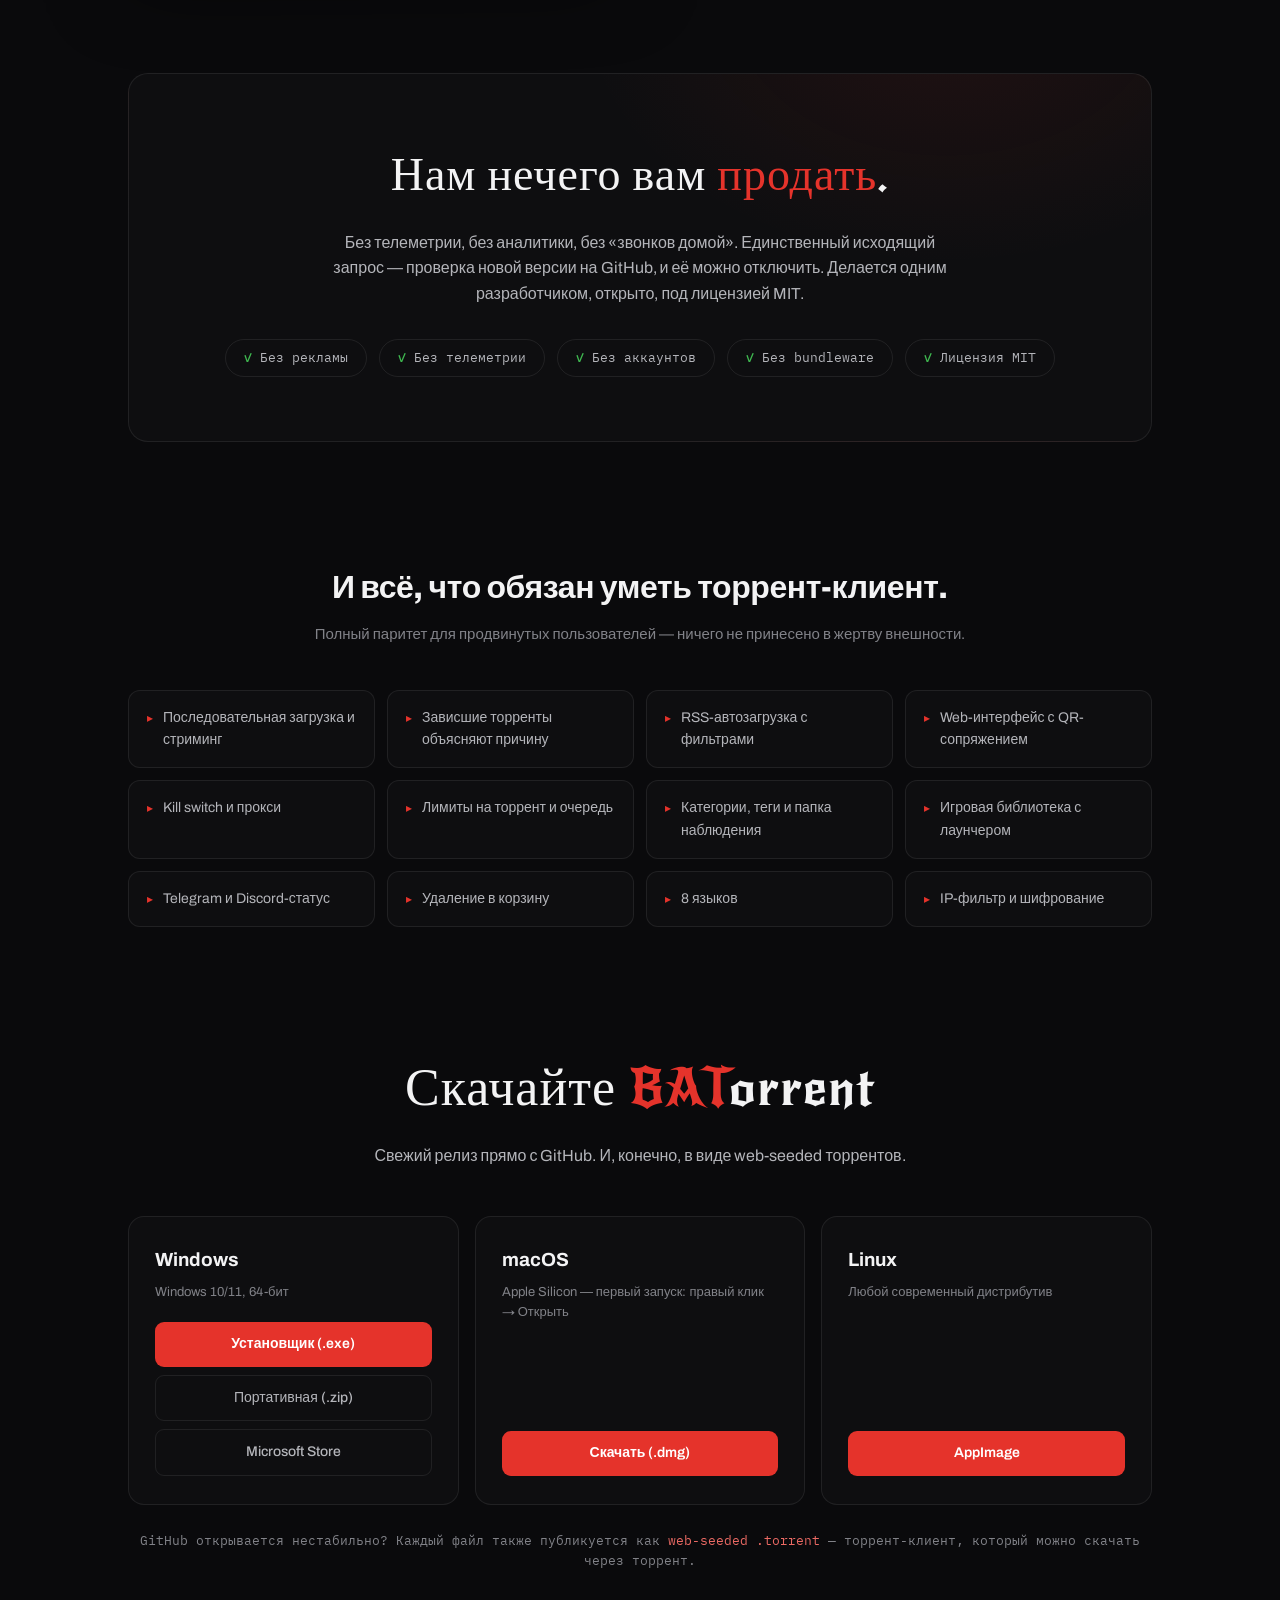
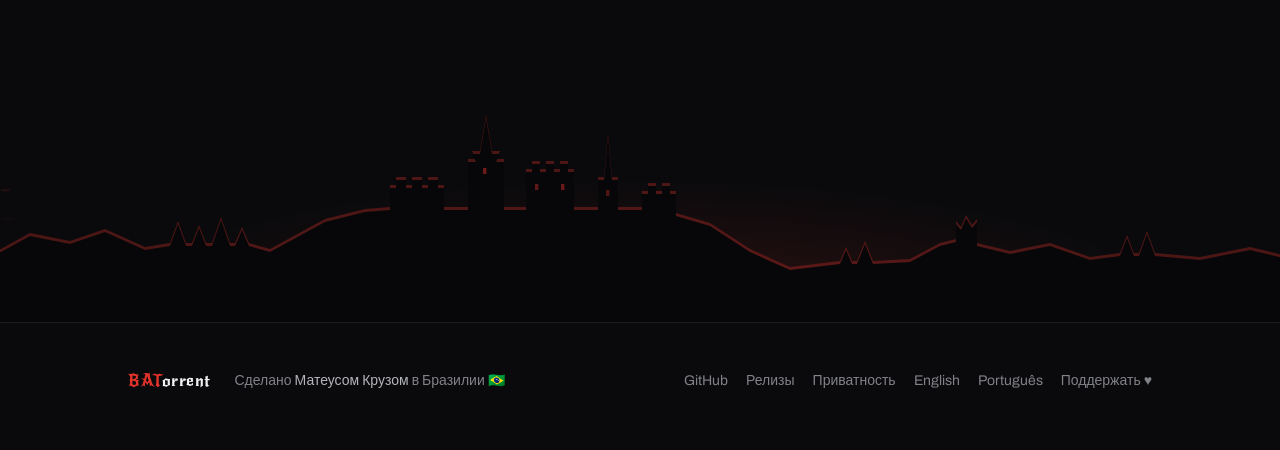
<file: ru/index.html>
<!DOCTYPE html>
<html lang="ru">
<head>
<meta charset="UTF-8">
<meta name="viewport" content="width=device-width, initial-scale=1.0">
<title>BATorrent — BitTorrent-клиент с лицом</title>
<meta name="description" content="Бесплатный BitTorrent-клиент с открытым кодом: автоматические обложки, встроенный плеер с субтитрами, командная палитра. Нативный C++/Qt6 для Windows, macOS и Linux. Без рекламы и телеметрии, MIT.">
<meta property="og:title" content="BATorrent — BitTorrent-клиент с лицом">
<meta property="og:description" content="Обложки для загрузок, плеер во время скачивания и Ctrl+K для всего. Открытый код, без рекламы и телеметрии.">
<meta property="og:image" content="https://mateuscruz19.github.io/BATorrent/assets/shot-grid.jpg">
<meta property="og:type" content="website">
<meta property="og:url" content="https://batorrent.com/ru/">
<link rel="canonical" href="https://batorrent.com/ru/">
<link rel="alternate" hreflang="en" href="https://batorrent.com/">
<link rel="alternate" hreflang="pt-BR" href="https://batorrent.com/pt/">
<link rel="alternate" hreflang="ru" href="https://batorrent.com/ru/">
<link rel="alternate" hreflang="x-default" href="https://batorrent.com/">
<link rel="icon" type="image/svg+xml" href="../assets/logo.svg">
<link rel="preconnect" href="https://fonts.googleapis.com">
<link rel="preconnect" href="https://fonts.gstatic.com" crossorigin>
<link href="https://fonts.googleapis.com/css2?family=New+Rocker&family=Archivo:wght@400;500;600;700;900&family=IBM+Plex+Mono:wght@400;500&display=swap" rel="stylesheet">
<style>
:root {
  --bg: #0a0a0c;
  --bg2: #0e0e10;
  --panel: #141416;
  --hair: rgba(255,255,255,.08);
  --t1: #f3f3f4;
  --t2: #b4b5ba;
  --t3: #818288;
  --red: #e5332b;
  --red-t: #ec6a64;
  --grn: #3fb950;
  --amber: #d99a2b;
  --sans: "Archivo", sans-serif;
  --mono: "IBM Plex Mono", monospace;
  --display: "New Rocker", cursive;
}
* { margin: 0; padding: 0; box-sizing: border-box; }
html { scroll-behavior: smooth; }
body {
  background: var(--bg);
  color: var(--t1);
  font-family: var(--sans);
  font-size: 16px;
  line-height: 1.6;
  overflow-x: hidden;
}
::selection { background: var(--red); color: #fff; }
::-webkit-scrollbar { width: 10px; }
::-webkit-scrollbar-track { background: var(--bg); }
::-webkit-scrollbar-thumb { background: #2a2a2e; border-radius: 5px; }
::-webkit-scrollbar-thumb:hover { background: var(--red); }

/* film grain over everything */
body::after {
  content: "";
  position: fixed; inset: 0;
  pointer-events: none; z-index: 999;
  opacity: .035;
  background-image: url("data:image/svg+xml,%3Csvg xmlns='http://www.w3.org/2000/svg' width='160' height='160'%3E%3Cfilter id='n'%3E%3CfeTurbulence type='fractalNoise' baseFrequency='0.9' numOctaves='2'/%3E%3C/filter%3E%3Crect width='160' height='160' filter='url(%23n)'/%3E%3C/svg%3E");
}

.wrap { max-width: 1080px; margin: 0 auto; padding: 0 28px; }

/* ---------- nav ---------- */
nav {
  position: sticky; top: 0; z-index: 50;
  background: rgba(10,10,12,.78);
  backdrop-filter: blur(14px);
  -webkit-backdrop-filter: blur(14px);
  border-bottom: 1px solid var(--hair);
}
.nav-inner { display: flex; align-items: center; gap: 28px; height: 60px; }
.brand { display: flex; align-items: center; gap: 10px; text-decoration: none; }
.brand img { width: 26px; height: 26px; }
.wordmark { font-family: var(--display); font-size: 21px; letter-spacing: .5px; }
.wordmark b { color: var(--red); font-weight: 400; }
.wordmark span { color: var(--t1); }
.nav-links { display: flex; align-items: center; gap: 22px; margin-left: auto; }
.nav-links a { color: var(--t2); text-decoration: none; font-size: 14px; font-weight: 500; transition: color .15s; }
.nav-links a:hover { color: var(--t1); }
.nav-star {
  display: inline-flex; align-items: center; gap: 7px;
  border: 1px solid var(--hair); border-radius: 8px;
  padding: 6px 12px; font-size: 13px; color: var(--t1) !important;
  font-family: var(--mono);
  transition: border-color .15s, transform .12s;
}
.nav-star:hover { border-color: var(--red); }
.nav-star:active { transform: scale(.97); }

/* ---------- hero ---------- */
header {
  position: relative;
  padding: 96px 0 64px;
  text-align: center;
  overflow: hidden;
}
header::before {
  content: "";
  position: absolute; inset: -40% -20% auto;
  height: 130%;
  background:
    radial-gradient(42% 55% at 50% 8%, rgba(229,51,43,.16), transparent 70%),
    radial-gradient(70% 60% at 50% 0%, rgba(229,51,43,.07), transparent 60%);
  pointer-events: none;
}
.hero-eyebrow {
  display: inline-block;
  font-family: var(--mono); font-size: 12px; letter-spacing: 2.5px;
  color: var(--red-t); text-transform: uppercase;
  margin-bottom: 22px;
}
h1 {
  font-family: var(--display);
  font-weight: 400;
  font-size: clamp(46px, 8.5vw, 88px);
  line-height: 1.04;
  letter-spacing: 1px;
}
h1 .accent { color: var(--red); }
.hero-sub {
  max-width: 560px; margin: 26px auto 0;
  color: var(--t2); font-size: 18px; line-height: 1.65;
}
.hero-ctas { display: flex; gap: 14px; justify-content: center; margin-top: 38px; flex-wrap: wrap; }
.btn {
  display: inline-flex; align-items: center; gap: 9px;
  padding: 14px 28px; border-radius: 10px;
  font-size: 15px; font-weight: 600; text-decoration: none;
  transition: transform .12s ease-out, background .15s, border-color .15s, box-shadow .2s;
}
.btn:active { transform: scale(.97); }
.btn-red {
  background: var(--red); color: #fff;
  box-shadow: 0 8px 32px rgba(229,51,43,.28);
}
.btn-red:hover { background: #c01f18; box-shadow: 0 10px 40px rgba(229,51,43,.4); }
.btn-ghost { border: 1px solid var(--hair); color: var(--t1); }
.btn-ghost:hover { border-color: rgba(255,255,255,.25); }
.hero-meta {
  margin-top: 20px; font-family: var(--mono); font-size: 12.5px; color: var(--t3);
}
.hero-meta b { color: var(--t2); font-weight: 500; }

/* hero demo video */
.demo {
  position: relative;
  margin: 64px auto 0;
  max-width: 920px;
  border-radius: 18px;
  overflow: hidden;
  border: 1px solid rgba(255,255,255,.09);
  box-shadow:
    0 40px 120px rgba(0,0,0,.7),
    0 0 0 1px rgba(229,51,43,.06),
    0 -2px 60px rgba(229,51,43,.06);
}
.demo video { display: block; width: 100%; height: auto; }

/* ---------- red rule (the brand divider) ---------- */
.rule { height: 3px; background: linear-gradient(90deg, transparent, var(--red) 18%, var(--red) 82%, transparent); opacity: .85; margin: 90px 0; border: 0; }

/* ---------- feature rows ---------- */
.feature {
  display: grid;
  grid-template-columns: 1fr 1fr;
  gap: 56px;
  align-items: center;
  margin: 110px 0;
}
.feature:nth-of-type(even) .f-copy { order: 2; }
.f-eyebrow {
  font-family: var(--mono); font-size: 11.5px; letter-spacing: 2.5px;
  text-transform: uppercase; color: var(--red-t); margin-bottom: 14px;
}
.f-copy h2 {
  font-size: clamp(26px, 3.4vw, 36px);
  font-weight: 800; line-height: 1.18; letter-spacing: -.5px;
  margin-bottom: 16px;
}
.f-copy p { color: var(--t2); font-size: 16.5px; }
.f-copy .kbd {
  font-family: var(--mono); font-size: .85em;
  background: var(--panel); border: 1px solid var(--hair);
  border-bottom-width: 2px; border-radius: 6px; padding: 2px 8px;
  color: var(--t1); white-space: nowrap;
}
.f-shot {
  border-radius: 14px; overflow: hidden;
  border: 1px solid rgba(255,255,255,.08);
  box-shadow: 0 24px 80px rgba(0,0,0,.6);
  transform: rotate(var(--tilt, 0deg));
  transition: transform .35s cubic-bezier(.23,1,.32,1);
}
.feature:nth-of-type(odd) .f-shot { --tilt: .6deg; }
.feature:nth-of-type(even) .f-shot { --tilt: -.6deg; }
.f-shot:hover { transform: rotate(0deg) translateY(-4px); }
.f-shot img { display: block; width: 100%; height: auto; }

/* ---------- trust band ---------- */
.trust {
  margin: 120px 0;
  border: 1px solid var(--hair);
  border-radius: 20px;
  background:
    radial-gradient(60% 120% at 80% -20%, rgba(229,51,43,.09), transparent 60%),
    var(--bg2);
  padding: 64px 48px;
  text-align: center;
  position: relative;
  overflow: hidden;
}
.trust h2 {
  font-family: var(--display); font-weight: 400;
  font-size: clamp(30px, 4.6vw, 46px); letter-spacing: 1px;
}
.trust h2 .accent { color: var(--red); }
.trust p { max-width: 620px; margin: 18px auto 0; color: var(--t2); }
.trust-chips { display: flex; gap: 12px; justify-content: center; flex-wrap: wrap; margin-top: 32px; }
.chip {
  font-family: var(--mono); font-size: 13px;
  border: 1px solid var(--hair); border-radius: 999px;
  padding: 8px 18px; color: var(--t2);
}
.chip b { color: var(--grn); font-weight: 500; }

/* ---------- everything grid ---------- */
.everything { margin: 110px 0; }
.everything h2 { text-align: center; font-size: clamp(24px,3vw,32px); font-weight: 800; letter-spacing: -.4px; }
.everything .sub { text-align: center; color: var(--t3); margin-top: 8px; font-size: 15px; }
.e-grid {
  margin-top: 44px;
  display: grid; grid-template-columns: repeat(auto-fill, minmax(230px, 1fr)); gap: 12px;
}
.e-item {
  border: 1px solid var(--hair); border-radius: 12px;
  background: var(--bg2);
  padding: 16px 18px;
  font-size: 14px; color: var(--t2);
  display: flex; gap: 10px; align-items: baseline;
  transition: border-color .15s, transform .15s ease-out;
}
.e-item:hover { border-color: rgba(229,51,43,.4); transform: translateY(-2px); }
.e-item::before { content: "▸"; color: var(--red); font-size: 12px; }

/* ---------- download ---------- */
#download { margin: 120px 0 40px; }
#download h2 {
  text-align: center; font-family: var(--display); font-weight: 400;
  font-size: clamp(32px, 5vw, 52px); letter-spacing: 1px;
}
#download .sub { text-align: center; color: var(--t2); margin-top: 12px; }
.dl-grid {
  margin-top: 48px;
  display: grid; grid-template-columns: repeat(auto-fit, minmax(240px, 1fr)); gap: 16px;
}
.dl-card {
  border: 1px solid var(--hair); border-radius: 16px;
  background: var(--bg2);
  padding: 28px 26px;
  display: flex; flex-direction: column; gap: 6px;
  transition: border-color .2s, transform .15s ease-out;
}
.dl-card:hover { border-color: rgba(229,51,43,.45); transform: translateY(-3px); }
.dl-os { font-size: 19px; font-weight: 700; }
.dl-note { font-size: 13px; color: var(--t3); margin-bottom: 14px; }
.dl-links { display: flex; flex-direction: column; gap: 8px; margin-top: auto; }
.dl-links a {
  display: block; text-align: center;
  padding: 11px 12px; border-radius: 9px;
  text-decoration: none; font-size: 14px; font-weight: 600;
  background: var(--red); color: #fff;
  transition: background .15s, transform .12s;
}
.dl-links a:active { transform: scale(.98); }
.dl-links a:hover { background: #c01f18; }
.dl-links a.alt { background: transparent; border: 1px solid var(--hair); color: var(--t2); font-weight: 500; }
.dl-links a.alt:hover { border-color: rgba(255,255,255,.25); color: var(--t1); background: transparent; }
.torrent-note {
  margin-top: 26px; text-align: center;
  font-family: var(--mono); font-size: 13px; color: var(--t3);
}
.torrent-note a { color: var(--red-t); text-decoration: none; }
.torrent-note a:hover { text-decoration: underline; }

/* ---------- footer ---------- */
footer {
  border-top: 1px solid var(--hair);
  margin-top: 90px;
  padding: 44px 0 56px;
  color: var(--t3); font-size: 14px;
}
.foot-inner { display: flex; align-items: center; gap: 24px; flex-wrap: wrap; }
.foot-inner .wordmark { font-size: 17px; }
.foot-links { display: flex; gap: 18px; margin-left: auto; flex-wrap: wrap; }
.foot-links a { color: var(--t3); text-decoration: none; transition: color .15s; }
.foot-links a:hover { color: var(--t1); }

/* ---------- reveal on scroll ---------- */
.reveal { opacity: 0; transform: translateY(22px); transition: opacity .7s cubic-bezier(.23,1,.32,1), transform .7s cubic-bezier(.23,1,.32,1); }
.reveal.in { opacity: 1; transform: none; }

/* hero load stagger */
.stagger > * { opacity: 0; transform: translateY(16px); animation: rise .8s cubic-bezier(.23,1,.32,1) forwards; }
.stagger > *:nth-child(1) { animation-delay: .05s; }
.stagger > *:nth-child(2) { animation-delay: .15s; }
.stagger > *:nth-child(3) { animation-delay: .25s; }
.stagger > *:nth-child(4) { animation-delay: .35s; }
.stagger > *:nth-child(5) { animation-delay: .45s; }
.stagger > *:nth-child(6) { animation-delay: .6s; }
@keyframes rise { to { opacity: 1; transform: none; } }

@media (max-width: 760px) {
  .feature { grid-template-columns: 1fr; gap: 28px; margin: 70px 0; }
  .feature:nth-of-type(even) .f-copy { order: 0; }
  .trust { padding: 44px 24px; }
  .nav-links a:not(.nav-star) { display: none; }
}
/* ---------- blood moon ---------- */
.moon {
  position: absolute;
  top: 34px; left: 50%;
  width: 300px; height: 300px;
  transform: translateX(-50%);
  border-radius: 50%;
  background: radial-gradient(circle at 38% 34%,
    rgba(229,51,43,.22),
    rgba(229,51,43,.10) 45%,
    rgba(229,51,43,.035) 68%,
    transparent 72%);
  filter: blur(1px);
  pointer-events: none;
}

/* ---------- bats ---------- */
.bat {
  position: absolute;
  pointer-events: none;
  opacity: var(--o, .35);
  animation: fly var(--t, 46s) linear infinite;
  animation-delay: var(--d, 0s);
  z-index: 1;
}
.bat svg {
  display: block;
  width: var(--s, 26px); height: auto;
  fill: #1c0d0d;
  filter: drop-shadow(0 0 6px rgba(229,51,43,.12));
  animation: flap var(--f, .32s) ease-in-out infinite alternate;
  transform-origin: 50% 30%;
}
.bat.red svg { fill: rgba(229,51,43,.5); }
@keyframes fly {
  0%   { transform: translate(-6vw,   0)    rotate(4deg); }
  25%  { transform: translate(24vw, -3.2vw) rotate(-3deg); }
  50%  { transform: translate(54vw,  1.6vw) rotate(5deg); }
  75%  { transform: translate(82vw, -2.4vw) rotate(-4deg); }
  100% { transform: translate(108vw, .8vw)  rotate(3deg); }
}
@keyframes flap {
  from { transform: scaleY(1)   scaleX(1); }
  to   { transform: scaleY(.62) scaleX(1.06); }
}

/* ---------- carpathian crest (castle ridge before footer) ---------- */
.crest {
  position: relative;
  margin-top: 110px;
  height: 240px;
  overflow: hidden;
}
.crest::before {
  content: "";
  position: absolute; inset: 0;
  background:
    radial-gradient(60% 90% at 50% 108%, rgba(229,51,43,.20), rgba(229,51,43,.05) 55%, transparent 75%);
  pointer-events: none;
}
.crest svg.ridge {
  position: absolute; left: 50%; bottom: -2px;
  transform: translateX(-50%);
  width: max(1440px, 100vw); height: auto;
  display: block;
}
.crest .bat { bottom: 120px; animation-duration: var(--t, 60s); }

@media (prefers-reduced-motion: reduce) {
  .reveal, .stagger > * { opacity: 1 !important; transform: none !important; animation: none !important; transition: none !important; }
  .bat { animation: none !important; left: var(--rx, 50%); top: var(--ry, 30%); }
  .bat svg { animation: none !important; }
}
</style>
</head>
<body>

<nav>
  <div class="wrap nav-inner">
    <a class="brand" href="#">
      <img src="../assets/logo.svg" alt="">
      <span class="wordmark"><b>BAT</b><span>orrent</span></span>
    </a>
    <div class="nav-links">
      <a href="#features">Возможности</a>
      <a href="#download">Скачать</a>
      <a href="../" title="English">EN</a>
      <a href="../pt/" title="Português">PT</a>
      <a class="nav-star" href="https://github.com/Mateuscruz19/BATorrent" target="_blank" rel="noopener">
        ★ GitHub
      </a>
    </div>
  </div>
</nav>

<svg width="0" height="0" style="position:absolute" aria-hidden="true">
  <defs>
    <symbol id="bat" viewBox="0 0 100 44">
      <path d="M50 26
        C46 19 41 22 38 28 C36 19 29 20 25 26 C23 14 12 12 3 17
        C14 4 34 3 44 13 C45.5 9 46.5 8.5 47.5 4 L50 9 L52.5 4
        C53.5 8.5 54.5 9 56 13 C66 3 86 4 97 17 C88 12 77 14 75 26
        C71 20 64 19 62 28 C59 22 54 19 50 26 Z"/>
    </symbol>
  </defs>
</svg>

<header>
  <!-- night sky: blood moon + a slow colony crossing the hero -->
  <div class="moon" aria-hidden="true"></div>
  <span class="bat" style="--s:30px; --t:52s; --d:-6s;  --o:.5;  --f:.30s; top:13%;" aria-hidden="true"><svg><use href="#bat"/></svg></span>
  <span class="bat" style="--s:18px; --t:64s; --d:-30s; --o:.34; --f:.26s; top:22%;" aria-hidden="true"><svg><use href="#bat"/></svg></span>
  <span class="bat red" style="--s:13px; --t:74s; --d:-48s; --o:.30; --f:.22s; top:9%;" aria-hidden="true"><svg><use href="#bat"/></svg></span>
  <span class="bat" style="--s:23px; --t:58s; --d:-18s; --o:.4;  --f:.34s; top:30%;" aria-hidden="true"><svg><use href="#bat"/></svg></span>
  <span class="bat red" style="--s:10px; --t:80s; --d:-64s; --o:.26; --f:.20s; top:18%;" aria-hidden="true"><svg><use href="#bat"/></svg></span>
  <div class="wrap stagger">
    <div class="hero-eyebrow">Бесплатно · Открытый код · Без рекламы · Без телеметрии</div>
    <h1>BitTorrent-клиент<br>с <span class="accent">лицом</span>.</h1>
    <p class="hero-sub">
      Обложки появляются сразу после добавления торрента. Встроенный плеер воспроизводит во время
      загрузки — субтитры включены. А <b>Ctrl+K</b> делает всё остальное.
    </p>
    <div class="hero-ctas">
      <a class="btn btn-red" href="#download">Скачать бесплатно</a>
      <a class="btn btn-ghost" href="https://github.com/Mateuscruz19/BATorrent" target="_blank" rel="noopener">Исходный код</a>
    </div>
    <div class="hero-meta"><b id="dl">2,000+</b> загрузок &nbsp;—&nbsp; Windows · macOS · Linux &nbsp;—&nbsp; нативный <b>C++/Qt6</b>, не Electron &nbsp;—&nbsp; <b>MIT</b></div>
    <div class="demo">
      <video src="../assets/demo.mp4" autoplay loop muted playsinline poster="../assets/shot-grid.jpg"></video>
    </div>
  </div>
</header>

<div class="wrap">
  <hr class="rule">

  <section id="features">
    <div class="feature reveal">
      <div class="f-copy">
        <div class="f-eyebrow">Библиотека, а не список</div>
        <h2>Ваши загрузки — с постерами.</h2>
        <p>BATorrent разбирает имена релизов — фильмы, сериалы, игры, даже хаотичные названия аниме-фансаба — и автоматически подтягивает настоящие обложки. Список торрентов, который выглядит как библиотека стриминга, потому что так оно и есть.</p>
      </div>
      <div class="f-shot"><img src="../assets/shot-grid.jpg" alt="Сетка с обложками" loading="lazy"></div>
    </div>

    <div class="feature reveal">
      <div class="f-copy">
        <div class="f-eyebrow">Смотрите во время загрузки</div>
        <h2>Жмите play до конца загрузки.</h2>
        <p>Встроенный плеер воспроизводит по мере прихода частей, запоминает, где вы остановились, и теперь сам находит субтитры — загрузите любой .srt или ищите онлайн прямо из плеера. Синхронизация — одной клавишей.</p>
      </div>
      <div class="f-shot"><img src="../assets/shot-list.jpg" alt="Список с цветами состояний" loading="lazy"></div>
    </div>

    <div class="feature reveal">
      <div class="f-copy">
        <div class="f-eyebrow">Клавиатура прежде всего</div>
        <h2>Один шорткат. <span class="kbd">Ctrl K</span></h2>
        <p>Переход к любому торренту по имени. Пауза всего. Переключение лимита скорости. Любая страница или окно. Командная палитра держит всё приложение на расстоянии одного нечёткого поиска — мышь не нужна.</p>
      </div>
      <div class="f-shot"><img src="../assets/shot-palette.jpg" alt="Командная палитра" loading="lazy"></div>
    </div>

    <div class="feature reveal">
      <div class="f-copy">
        <div class="f-eyebrow">Настройте под себя</div>
        <h2>Шесть тем. Или создайте свою.</h2>
        <p>Dark, Light, Midnight, Sakura, Dark Star — или полностью своя тема с вашими цветами и фоновым изображением. Опциональный аниме-арт и значок приложения, который выбирается независимо от всего этого.</p>
      </div>
      <div class="f-shot"><img src="../assets/shot-theme.jpg" alt="Тема Sakura" loading="lazy"></div>
    </div>
  </section>

  <section class="trust reveal">
    <h2>Нам нечего вам <span class="accent">продать</span>.</h2>
    <p>Без телеметрии, без аналитики, без «звонков домой». Единственный исходящий запрос — проверка новой версии на GitHub, и её можно отключить. Делается одним разработчиком, открыто, под лицензией MIT.</p>
    <div class="trust-chips">
      <span class="chip"><b>✓</b> Без рекламы</span>
      <span class="chip"><b>✓</b> Без телеметрии</span>
      <span class="chip"><b>✓</b> Без аккаунтов</span>
      <span class="chip"><b>✓</b> Без bundleware</span>
      <span class="chip"><b>✓</b> Лицензия MIT</span>
    </div>
  </section>

  <section class="everything reveal">
    <h2>И всё, что обязан уметь торрент-клиент.</h2>
    <p class="sub">Полный паритет для продвинутых пользователей — ничего не принесено в жертву внешности.</p>
    <div class="e-grid">
      <div class="e-item">Последовательная загрузка и стриминг</div>
      <div class="e-item">Зависшие торренты объясняют причину</div>
      <div class="e-item">RSS-автозагрузка с фильтрами</div>
      <div class="e-item">Web-интерфейс с QR-сопряжением</div>
      <div class="e-item">Kill switch и прокси</div>
      <div class="e-item">Лимиты на торрент и очередь</div>
      <div class="e-item">Категории, теги и папка наблюдения</div>
      <div class="e-item">Игровая библиотека с лаунчером</div>
      <div class="e-item">Telegram и Discord-статус</div>
      <div class="e-item">Удаление в корзину</div>
      <div class="e-item">8 языков</div>
      <div class="e-item">IP-фильтр и шифрование</div>
    </div>
  </section>

  <section id="download">
    <h2>Скачайте <span style="color:var(--red)">BAT</span>orrent</h2>
    <p class="sub">Свежий релиз прямо с GitHub. И, конечно, в виде web-seeded торрентов.</p>
    <div class="dl-grid">
      <div class="dl-card reveal">
        <div class="dl-os">Windows</div>
        <div class="dl-note">Windows 10/11, 64-бит</div>
        <div class="dl-links">
          <a href="https://github.com/Mateuscruz19/BATorrent/releases/latest/download/BATorrent-setup-x86_64.exe">Установщик (.exe)</a>
          <a class="alt" href="https://github.com/Mateuscruz19/BATorrent/releases/latest/download/BATorrent-windows-x86_64-portable.zip">Портативная (.zip)</a>
          <a class="alt" href="https://apps.microsoft.com/search?query=BATorrent" target="_blank" rel="noopener">Microsoft Store</a>
        </div>
      </div>
      <div class="dl-card reveal">
        <div class="dl-os">macOS</div>
        <div class="dl-note">Apple Silicon — первый запуск: правый клик → Открыть</div>
        <div class="dl-links">
          <a href="https://github.com/Mateuscruz19/BATorrent/releases/latest/download/BATorrent-macos-arm64.dmg">Скачать (.dmg)</a>
        </div>
      </div>
      <div class="dl-card reveal">
        <div class="dl-os">Linux</div>
        <div class="dl-note">Любой современный дистрибутив</div>
        <div class="dl-links">
          <a href="https://github.com/Mateuscruz19/BATorrent/releases/latest/download/BATorrent-linux-x86_64.AppImage">AppImage</a>
        </div>
      </div>
    </div>
    <p class="torrent-note">
      GitHub открывается нестабильно? Каждый файл также публикуется как
      <a href="https://github.com/Mateuscruz19/BATorrent/releases/latest" target="_blank" rel="noopener">web-seeded .torrent</a>
      — торрент-клиент, который можно скачать через торрент.
    </p>
  </section>
</div>

<!-- carpathian crest: the ridge home of the colony -->
<div class="crest" aria-hidden="true">
  <span class="bat" style="--s:16px; --t:70s; --d:-12s; --o:.45; --f:.28s; top:26%;"><svg><use href="#bat"/></svg></span>
  <span class="bat red" style="--s:11px; --t:84s; --d:-50s; --o:.3; --f:.24s; top:14%;"><svg><use href="#bat"/></svg></span>
  <svg class="ridge" viewBox="0 0 1440 240" preserveAspectRatio="xMidYMax meet">
    <defs>
      <path id="skyline" d="M0 240 L0 178
        L40 168 L70 174 L110 152 L150 160 L185 148 L225 166
        L250 162 l8 -22 8 22 l6 0 l7 -18 7 18 l6 0 l9 -26 9 26 l5 0 l7 -16 7 16
        L350 168 L405 138 L445 128
        L470 126 L470 104 L476 104 L476 96 L486 96 L486 104 L492 104 L492 96 L502 96 L502 104 L508 104 L508 96 L518 96 L518 104 L524 104 L524 126
        L548 126 L548 78 L556 78 L552 70 L560 70 L566 34 L572 70 L580 70 L576 78 L584 78 L584 126
        L606 126 L606 88 L612 88 L612 80 L620 80 L620 88 L626 88 L626 80 L634 80 L634 88 L640 88 L640 80 L648 80 L648 88 L654 88 L654 126
        L678 126 L678 96 L684 96 L688 52 L692 96 L698 96 L698 126
        L722 126 L722 110 L728 110 L728 102 L736 102 L736 110 L742 110 L742 102 L750 102 L750 110 L756 110 L756 132
        L790 142 L830 168 L870 186
        L920 180 l6 -14 6 14 l5 0 l8 -20 8 20
        L990 178 L1020 162 L1036 158 L1036 140 L1041 146 L1046 134 L1052 144 L1057 138 L1057 162
        L1090 170 L1130 162 L1170 176
        L1200 172 l7 -18 7 18 l5 0 l8 -22 8 22
        L1280 176 L1330 166 L1380 178 L1440 172 L1440 240 Z"/>
    </defs>
    <use href="#skyline" fill="rgba(229,51,43,.30)" transform="translate(0,-3)"/>
    <use href="#skyline" fill="#070709"/>
    <!-- lit windows in the keep -->
    <g fill="#e5332b">
      <rect x="563" y="84" width="3.4" height="6" opacity=".85">
        <animate attributeName="opacity" values=".85;.4;.85" dur="6s" repeatCount="indefinite"/>
      </rect>
      <rect x="615" y="100" width="3.4" height="6" opacity=".6">
        <animate attributeName="opacity" values=".6;.25;.6" dur="8.5s" repeatCount="indefinite"/>
      </rect>
      <rect x="641" y="100" width="3.4" height="6" opacity=".7">
        <animate attributeName="opacity" values=".7;.35;.7" dur="7.2s" repeatCount="indefinite"/>
      </rect>
      <rect x="686" y="106" width="3.4" height="6" opacity=".5">
        <animate attributeName="opacity" values=".5;.2;.5" dur="9.4s" repeatCount="indefinite"/>
      </rect>
    </g>
  </svg>
</div>

<footer style="margin-top:0">
  <div class="wrap foot-inner">
    <span class="wordmark"><b>BAT</b><span>orrent</span></span>
    <span>Сделано <a href="https://github.com/Mateuscruz19" style="color:var(--t2);text-decoration:none">Матеусом Крузом</a> в Бразилии 🇧🇷</span>
    <div class="foot-links">
      <a href="https://github.com/Mateuscruz19/BATorrent">GitHub</a>
      <a href="https://github.com/Mateuscruz19/BATorrent/releases">Релизы</a>
      <a href="https://github.com/Mateuscruz19/BATorrent/blob/main/PRIVACY.md">Приватность</a>
      <a href="../">English</a>
      <a href="../pt/">Português</a>
      <a href="https://github.com/sponsors/Mateuscruz19">Поддержать ♥</a>
    </div>
  </div>
</footer>

<script>
// live download count across releases (graceful static fallback if rate-limited)
fetch("https://api.github.com/repos/Mateuscruz19/BATorrent/releases?per_page=100")
  .then(r => r.json())
  .then(rs => {
    if (!Array.isArray(rs)) return;
    const n = rs.reduce((a, rel) => a + rel.assets.reduce((b, x) => b + (x.download_count || 0), 0), 0);
    if (n > 0) document.getElementById("dl").textContent = n.toLocaleString("en-US") + "+";
  })
  .catch(() => {});

// scroll reveals
const io = new IntersectionObserver(es => es.forEach(e => {
  if (e.isIntersecting) { e.target.classList.add("in"); io.unobserve(e.target); }
}), { threshold: 0.12 });
document.querySelectorAll(".reveal").forEach(el => io.observe(el));
</script>
<script>
document.addEventListener("DOMContentLoaded", function () {
  document.querySelectorAll(".nav-links a[href]").forEach(function (a) {
    var h = a.getAttribute("href");
    if (h === "../" || h === "pt/" || h === "ru/" || h === "../pt/" || h === "../ru/" || h === "../" )
      a.addEventListener("click", function () {
        try {
          localStorage.setItem("bat_lang",
            h.indexOf("pt") >= 0 ? "pt" : h.indexOf("ru") >= 0 ? "ru" : "en");
        } catch (e) {}
      });
  });
});
</script>
</body>
</html>
</file>
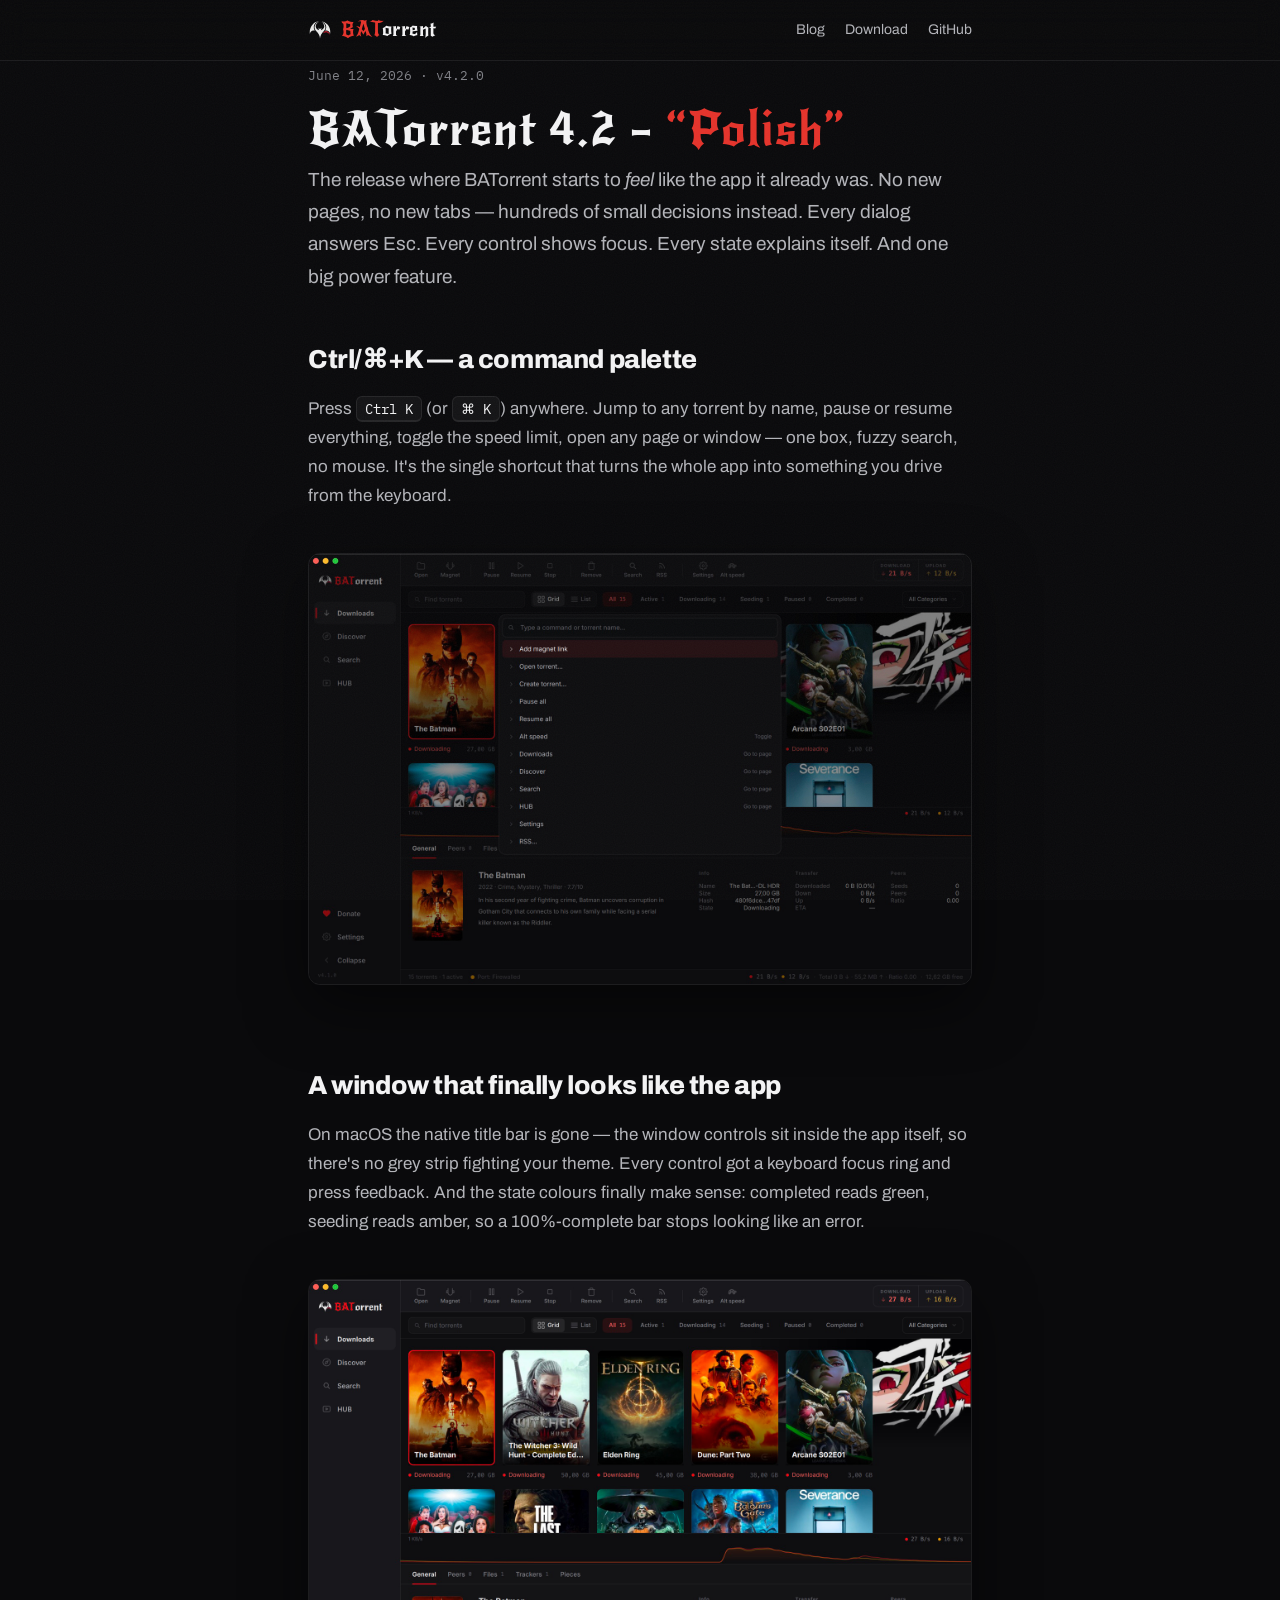
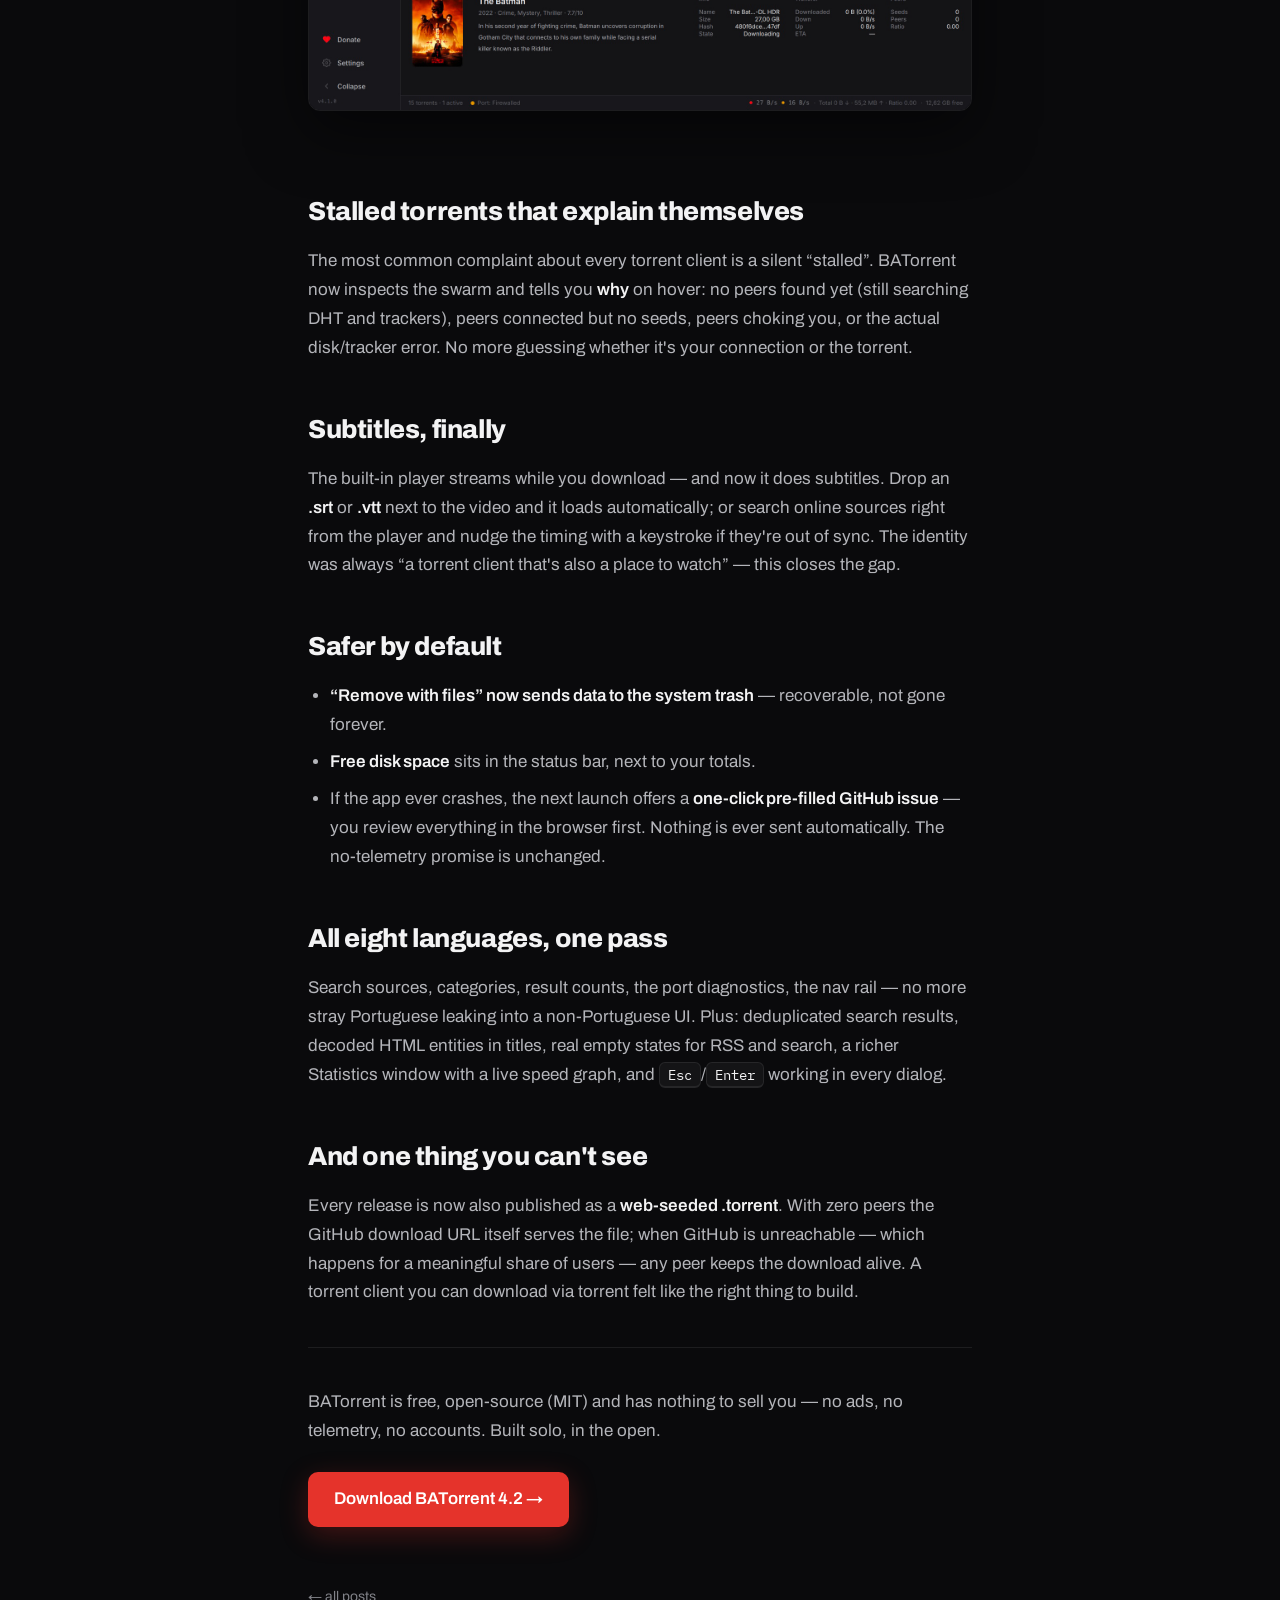
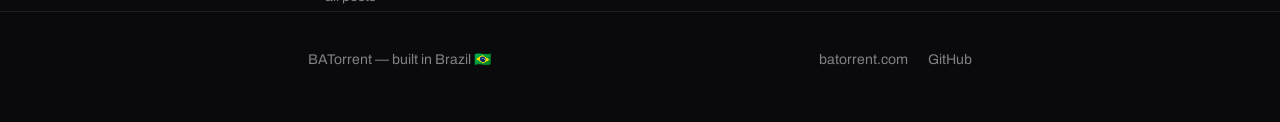
<file: blog/batorrent-4-2-polish/index.html>
<!DOCTYPE html>
<html lang="en">
<head>
<meta charset="UTF-8">
<meta name="viewport" content="width=device-width, initial-scale=1.0">
<title>BATorrent 4.2 “Polish” — release notes</title>
<meta name="description" content="BATorrent 4.2 adds a Ctrl+K command palette, automatic subtitles in the built-in player, stalled-torrent explanations and trash-safe deletes. Free, open-source, no telemetry.">
<link rel="canonical" href="https://batorrent.com/blog/batorrent-4-2-polish/">
<meta property="og:type" content="article">
<meta property="og:title" content="BATorrent 4.2 “Polish”">
<meta property="og:description" content="A command palette, subtitles in the player, and torrents that explain why they're stuck.">
<meta property="og:image" content="https://batorrent.com/assets/shot-palette.jpg">
<meta property="og:url" content="https://batorrent.com/blog/batorrent-4-2-polish/">
<meta name="twitter:card" content="summary_large_image">
<link rel="icon" type="image/svg+xml" href="../../assets/logo.svg">
<link rel="preconnect" href="https://fonts.googleapis.com">
<link rel="preconnect" href="https://fonts.gstatic.com" crossorigin>
<link href="https://fonts.googleapis.com/css2?family=New+Rocker&family=Archivo:wght@400;500;600;700;800;900&family=IBM+Plex+Mono:wght@400;500&display=swap" rel="stylesheet">
<link rel="stylesheet" href="../style.css">
<script type="application/ld+json">
{
  "@context": "https://schema.org",
  "@type": "BlogPosting",
  "headline": "BATorrent 4.2 “Polish”",
  "datePublished": "2026-06-12",
  "author": { "@type": "Person", "name": "Mateus Cruz" },
  "image": "https://batorrent.com/assets/shot-palette.jpg",
  "mainEntityOfPage": "https://batorrent.com/blog/batorrent-4-2-polish/"
}
</script>
</head>
<body>

<nav>
  <div class="nav-inner">
    <a class="brand" href="../../"><img src="../../assets/logo.svg" alt=""><span class="wordmark"><b>BAT</b><span>orrent</span></span></a>
    <div class="nav-links">
      <a class="home" href="../">Blog</a>
      <a href="../../#download">Download</a>
      <a href="https://github.com/BATorrent-app/BATorrent">GitHub</a>
    </div>
  </div>
</nav>

<article class="wrap">
  <span class="date">June 12, 2026 · v4.2.0</span>
  <h1>BATorrent 4.2 — <span class="accent">“Polish”</span></h1>
  <p class="lede">The release where BATorrent starts to <em>feel</em> like the app it already was. No new pages, no new tabs — hundreds of small decisions instead. Every dialog answers Esc. Every control shows focus. Every state explains itself. And one big power feature.</p>

  <h2>Ctrl/⌘+K — a command palette</h2>
  <p>Press <span class="kbd">Ctrl K</span> (or <span class="kbd">⌘ K</span>) anywhere. Jump to any torrent by name, pause or resume everything, toggle the speed limit, open any page or window — one box, fuzzy search, no mouse. It's the single shortcut that turns the whole app into something you drive from the keyboard.</p>
  <img src="../../assets/shot-palette.jpg" alt="BATorrent command palette filtering torrents and actions">

  <h2>A window that finally looks like the app</h2>
  <p>On macOS the native title bar is gone — the window controls sit inside the app itself, so there's no grey strip fighting your theme. Every control got a keyboard focus ring and press feedback. And the state colours finally make sense: completed reads green, seeding reads amber, so a 100%-complete bar stops looking like an error.</p>
  <img src="../../assets/shot-grid.jpg" alt="BATorrent cover-art grid with unified window chrome">

  <h2>Stalled torrents that explain themselves</h2>
  <p>The most common complaint about every torrent client is a silent “stalled”. BATorrent now inspects the swarm and tells you <strong>why</strong> on hover: no peers found yet (still searching DHT and trackers), peers connected but no seeds, peers choking you, or the actual disk/tracker error. No more guessing whether it's your connection or the torrent.</p>

  <h2>Subtitles, finally</h2>
  <p>The built-in player streams while you download — and now it does subtitles. Drop an <strong>.srt</strong> or <strong>.vtt</strong> next to the video and it loads automatically; or search online sources right from the player and nudge the timing with a keystroke if they're out of sync. The identity was always “a torrent client that's also a place to watch” — this closes the gap.</p>

  <h2>Safer by default</h2>
  <ul>
    <li><strong>“Remove with files” now sends data to the system trash</strong> — recoverable, not gone forever.</li>
    <li><strong>Free disk space</strong> sits in the status bar, next to your totals.</li>
    <li>If the app ever crashes, the next launch offers a <strong>one-click pre-filled GitHub issue</strong> — you review everything in the browser first. Nothing is ever sent automatically. The no-telemetry promise is unchanged.</li>
  </ul>

  <h2>All eight languages, one pass</h2>
  <p>Search sources, categories, result counts, the port diagnostics, the nav rail — no more stray Portuguese leaking into a non-Portuguese UI. Plus: deduplicated search results, decoded HTML entities in titles, real empty states for RSS and search, a richer Statistics window with a live speed graph, and <span class="kbd">Esc</span>/<span class="kbd">Enter</span> working in every dialog.</p>

  <h2>And one thing you can't see</h2>
  <p>Every release is now also published as a <strong>web-seeded .torrent</strong>. With zero peers the GitHub download URL itself serves the file; when GitHub is unreachable — which happens for a meaningful share of users — any peer keeps the download alive. A torrent client you can download via torrent felt like the right thing to build.</p>

  <hr>

  <p>BATorrent is free, open-source (MIT) and has nothing to sell you — no ads, no telemetry, no accounts. Built solo, in the open.</p>
  <p><a class="cta" href="../../#download">Download BATorrent 4.2 →</a></p>

  <a class="backlink" href="../">← all posts</a>
</article>

<footer>
  <div class="foot-inner">
    <span>BATorrent — built in Brazil 🇧🇷</span>
    <a class="sep" href="../../">batorrent.com</a>
    <a href="https://github.com/BATorrent-app/BATorrent">GitHub</a>
  </div>
</footer>

</body>
</html>
</file>
<file: blog/style.css>
/* BATorrent blog — shared with the landing's gothic-cinema identity */
:root {
  --bg: #0a0a0c; --bg2: #0e0e10; --panel: #141416;
  --hair: rgba(255,255,255,.08);
  --t1: #f3f3f4; --t2: #b4b5ba; --t3: #818288;
  --red: #e5332b; --red-t: #ec6a64;
  --sans: "Archivo", sans-serif;
  --mono: "IBM Plex Mono", monospace;
  --display: "New Rocker", cursive;
}
* { margin: 0; padding: 0; box-sizing: border-box; }
html { scroll-behavior: smooth; }
body {
  background: var(--bg); color: var(--t1);
  font-family: var(--sans); font-size: 17px; line-height: 1.7;
  -webkit-font-smoothing: antialiased;
}
::selection { background: var(--red); color: #fff; }
body::after {
  content: ""; position: fixed; inset: 0; pointer-events: none; z-index: 999;
  opacity: .035;
  background-image: url("data:image/svg+xml,%3Csvg xmlns='http://www.w3.org/2000/svg' width='160' height='160'%3E%3Cfilter id='n'%3E%3CfeTurbulence type='fractalNoise' baseFrequency='0.9' numOctaves='2'/%3E%3C/filter%3E%3Crect width='160' height='160' filter='url(%23n)'/%3E%3C/svg%3E");
}
a { color: var(--red-t); text-decoration: none; }
a:hover { text-decoration: underline; }

.wrap { max-width: 720px; margin: 0 auto; padding: 0 28px; }

/* nav */
nav { position: sticky; top: 0; z-index: 50; background: rgba(10,10,12,.8);
  backdrop-filter: blur(14px); -webkit-backdrop-filter: blur(14px);
  border-bottom: 1px solid var(--hair); }
.nav-inner { display: flex; align-items: center; gap: 24px; height: 60px; max-width: 720px; margin: 0 auto; padding: 0 28px; }
.brand { display: flex; align-items: center; gap: 9px; }
.brand img { width: 24px; height: 24px; }
.wordmark { font-family: var(--display); font-size: 20px; letter-spacing: .5px; }
.wordmark b { color: var(--red); font-weight: 400; } .wordmark span { color: var(--t1); }
.nav-links { display: flex; align-items: center; gap: 20px; margin-left: auto; font-size: 14px; }
.nav-links a { color: var(--t2); } .nav-links a:hover { color: var(--t1); text-decoration: none; }

/* blood-moon header glow */
header.blog-hero { position: relative; padding: 70px 0 30px; text-align: center; overflow: hidden; }
header.blog-hero::before { content: ""; position: absolute; top: -120px; left: 50%; transform: translateX(-50%);
  width: 460px; height: 460px; border-radius: 50%;
  background: radial-gradient(circle, rgba(229,51,43,.16), transparent 68%); pointer-events: none; }
.blog-hero .eyebrow { font-family: var(--mono); font-size: 12px; letter-spacing: 2.5px; text-transform: uppercase; color: var(--red-t); }
.blog-hero h1 { font-family: var(--display); font-weight: 400; font-size: clamp(34px, 6vw, 52px); line-height: 1.06; letter-spacing: 1px; margin-top: 16px; }
.blog-hero h1 .accent { color: var(--red); }
.blog-hero .lede { color: var(--t2); margin-top: 16px; font-size: 18px; }

/* index list */
.posts { margin: 40px 0 80px; }
.post-card { display: block; border: 1px solid var(--hair); border-radius: 14px; background: var(--bg2);
  padding: 26px 28px; margin-bottom: 16px; transition: border-color .2s, transform .15s ease-out; }
.post-card:hover { border-color: rgba(229,51,43,.4); transform: translateY(-2px); text-decoration: none; }
.post-card .date { font-family: var(--mono); font-size: 12px; color: var(--t3); }
.post-card h2 { font-size: 23px; font-weight: 800; letter-spacing: -.4px; margin: 8px 0 6px; color: var(--t1); }
.post-card p { color: var(--t2); font-size: 15.5px; }

/* article */
article { padding: 30px 0 70px; }
article .date { font-family: var(--mono); font-size: 13px; color: var(--t3); }
article h1 { font-family: var(--display); font-weight: 400; font-size: clamp(32px, 5.5vw, 48px);
  line-height: 1.08; letter-spacing: 1px; margin: 14px 0 8px; }
article h1 .accent { color: var(--red); }
article .lede { color: var(--t2); font-size: 19px; margin-bottom: 30px; }
article h2 { font-size: 26px; font-weight: 800; letter-spacing: -.4px; margin: 44px 0 14px; }
article h3 { font-size: 19px; font-weight: 700; margin: 30px 0 10px; color: var(--t1); }
article p { color: var(--t2); margin: 0 0 18px; }
article strong { color: var(--t1); font-weight: 600; }
article ul { color: var(--t2); margin: 0 0 18px; padding-left: 22px; }
article li { margin-bottom: 8px; }
article img { width: 100%; border-radius: 12px; border: 1px solid var(--hair); margin: 24px 0;
  box-shadow: 0 20px 60px rgba(0,0,0,.5); }
article .kbd { font-family: var(--mono); font-size: .85em; background: var(--panel); border: 1px solid var(--hair);
  border-bottom-width: 2px; border-radius: 6px; padding: 2px 8px; color: var(--t1); white-space: nowrap; }
article hr { border: 0; height: 1px; background: var(--hair); margin: 40px 0; }
.cta { display: inline-flex; align-items: center; gap: 8px; background: var(--red); color: #fff;
  padding: 13px 26px; border-radius: 10px; font-weight: 600; margin-top: 8px;
  box-shadow: 0 8px 28px rgba(229,51,43,.26); transition: transform .12s, background .15s; }
.cta:hover { background: #c01f18; text-decoration: none; } .cta:active { transform: scale(.97); }
.backlink { display: inline-block; margin-top: 40px; color: var(--t3); font-size: 14px; }

footer { border-top: 1px solid var(--hair); padding: 36px 0 50px; color: var(--t3); font-size: 14px; }
.foot-inner { display: flex; gap: 20px; flex-wrap: wrap; max-width: 720px; margin: 0 auto; padding: 0 28px; }
.foot-inner a { color: var(--t3); } .foot-inner a:hover { color: var(--t1); }
.foot-inner .sep { margin-left: auto; }

@media (max-width: 600px) { .nav-links a:not(.home) { display: none; } }
</file>
